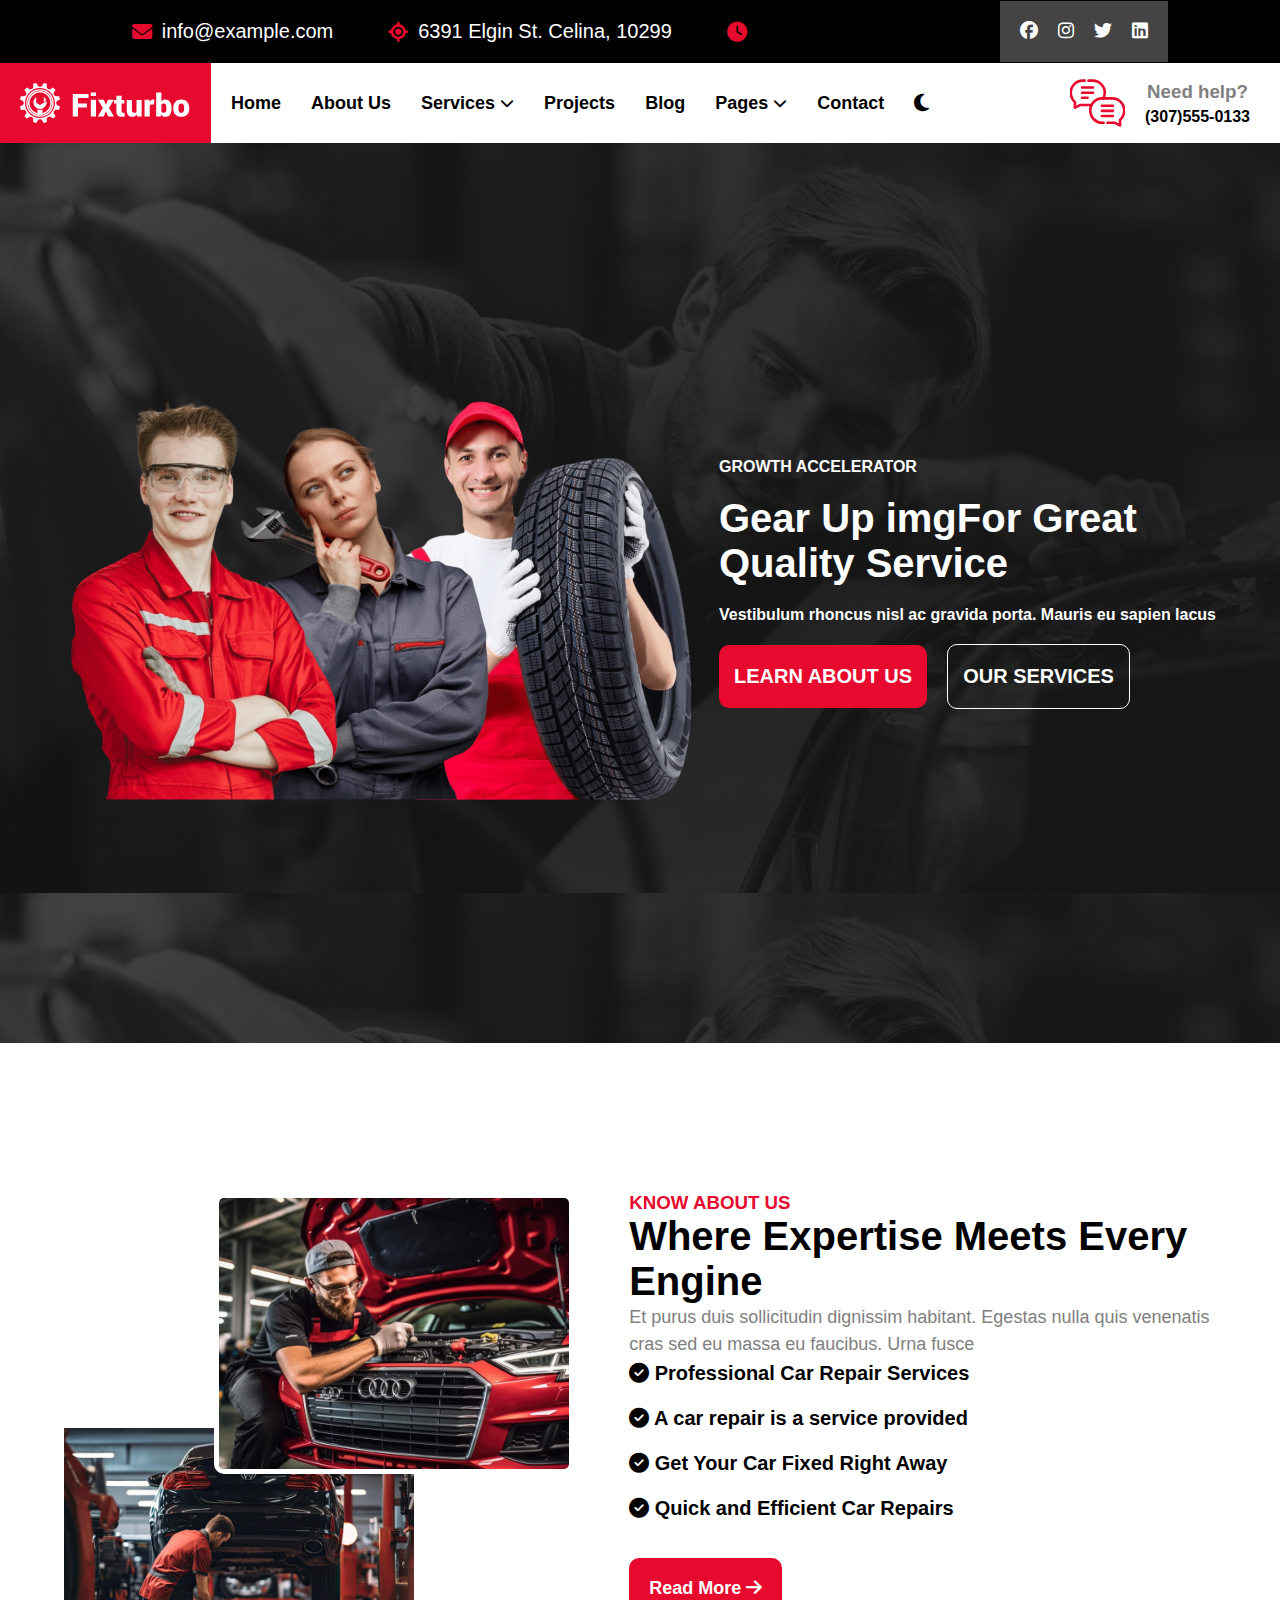
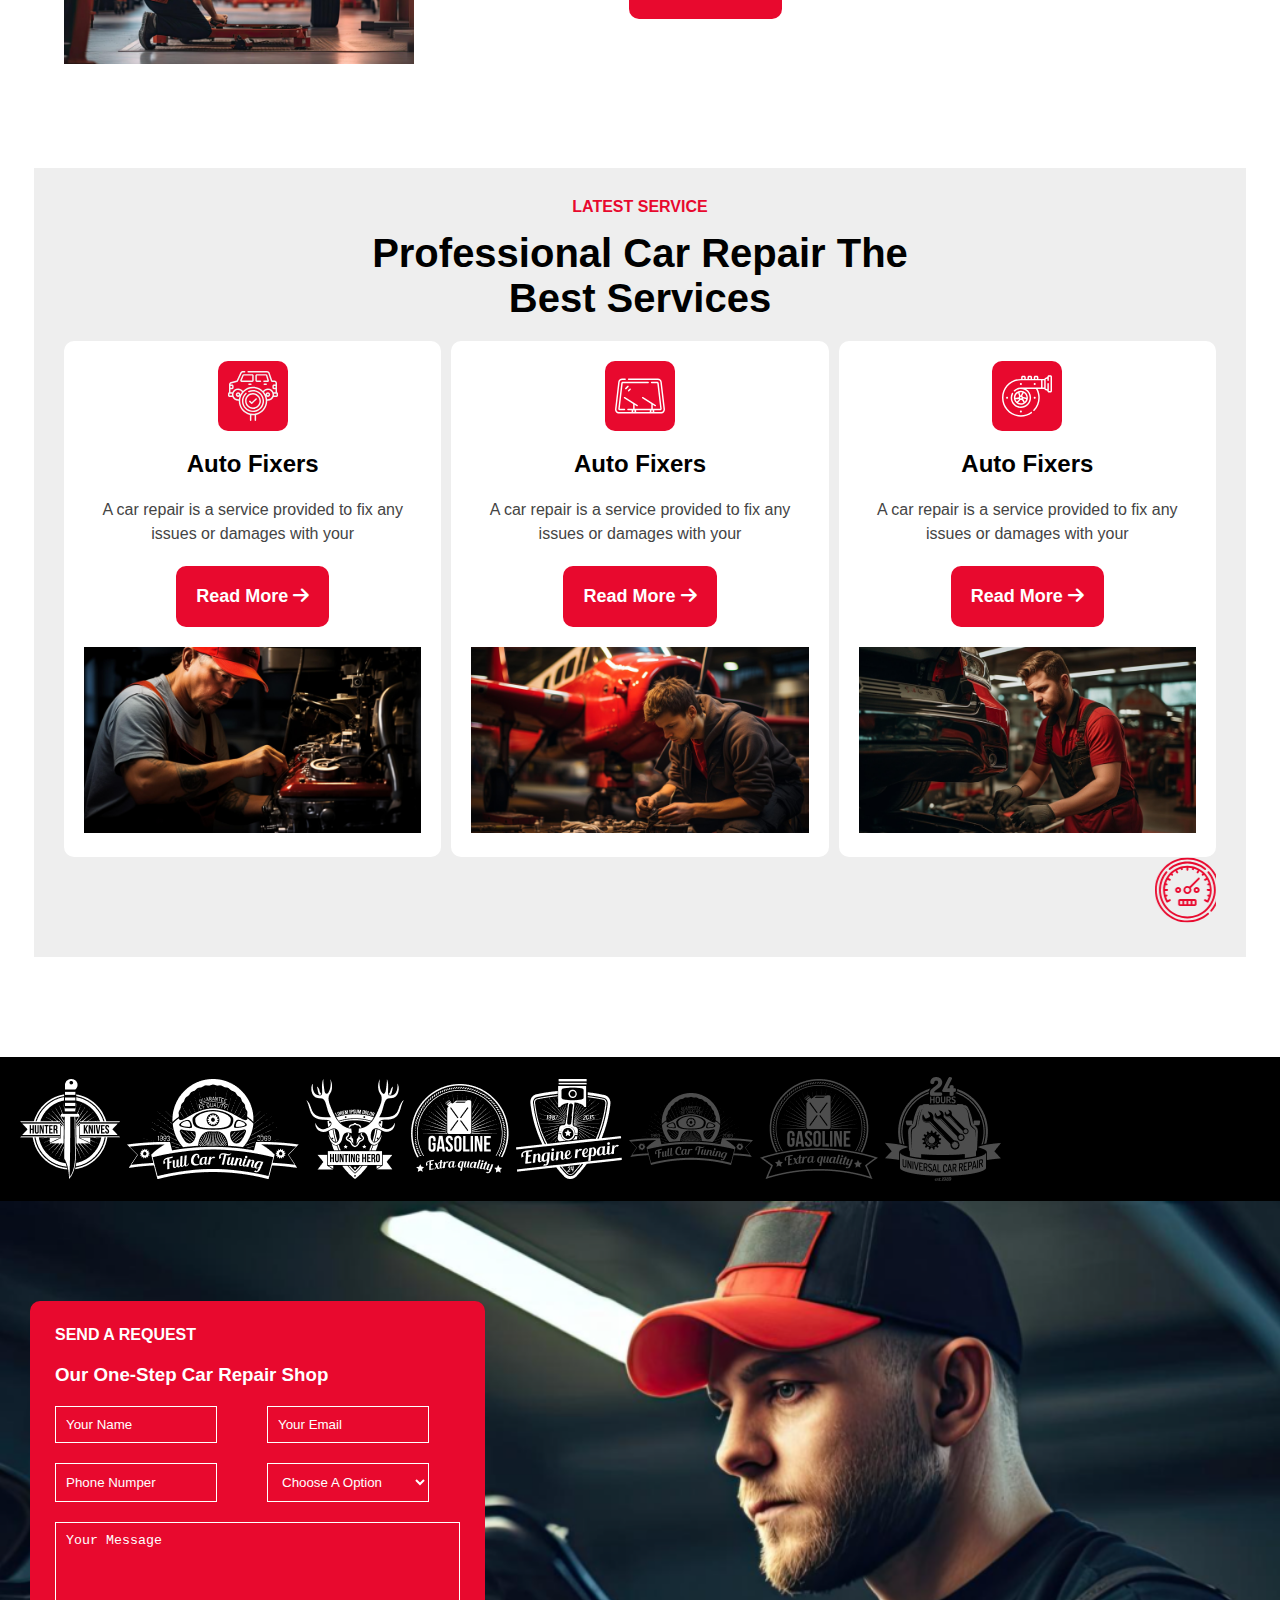
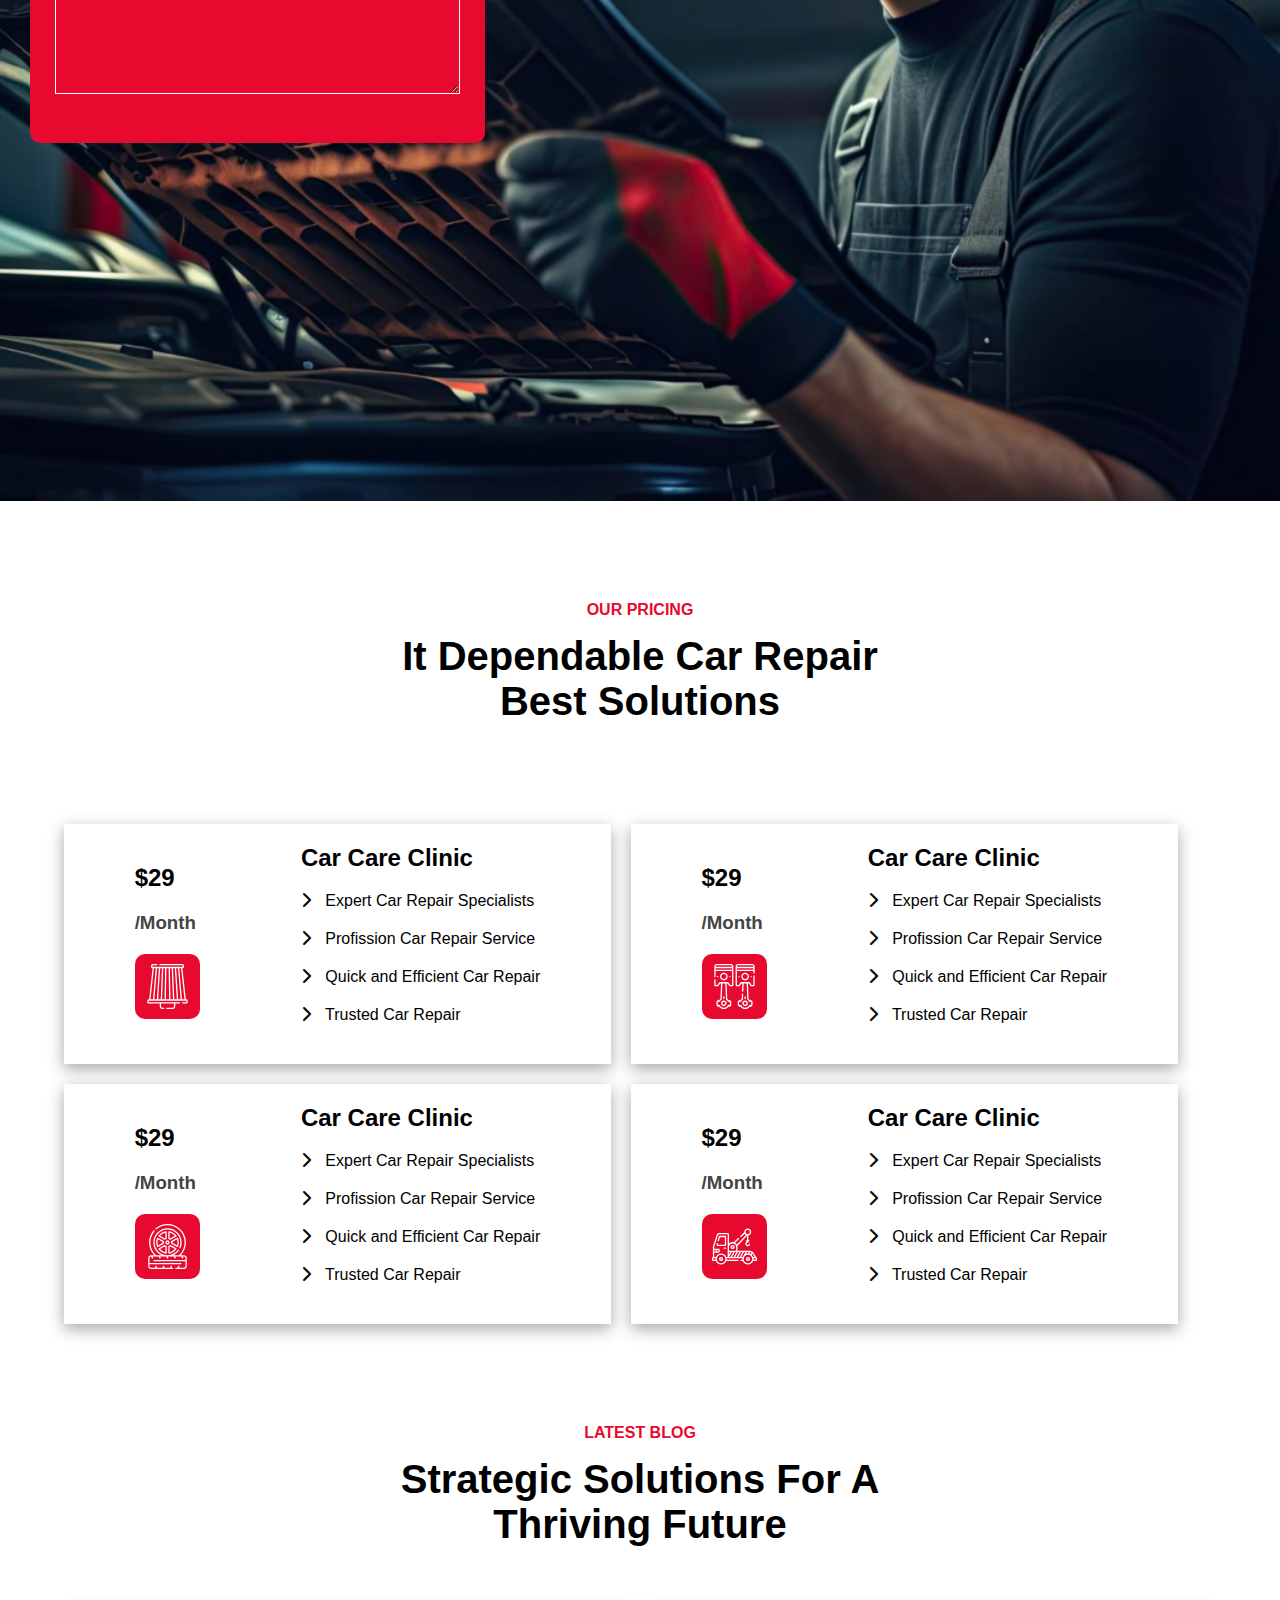
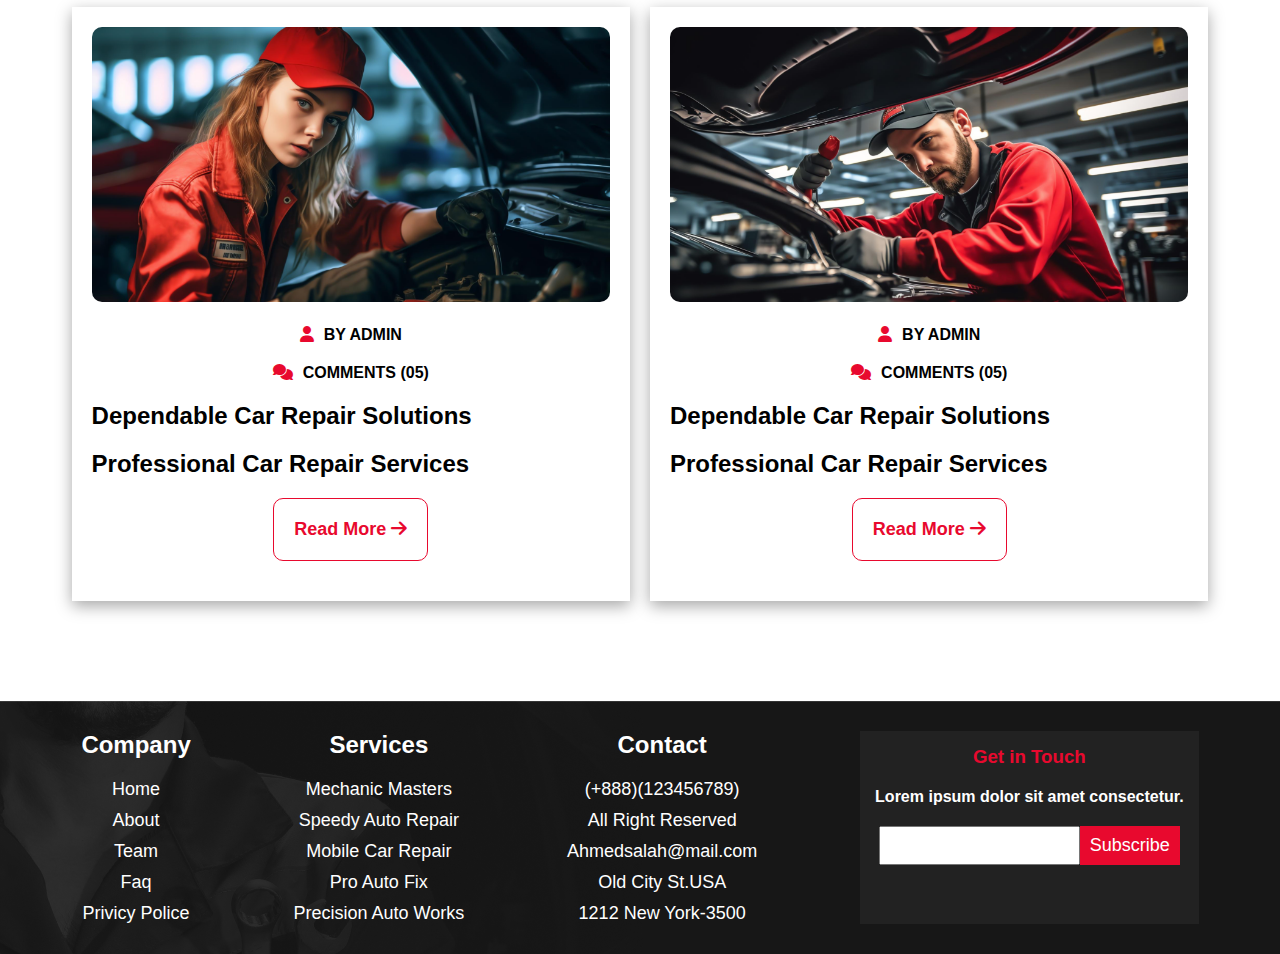
<file: index.html>
<!DOCTYPE html>
<html lang="en">
<head>
    <meta charset="UTF-8">
    <meta name="viewport" content="width=device-width, initial-scale=1.0">
    <title>Fixturbo</title>
    <link rel="stylesheet" href="style.css">
    <link rel="preconnect" href="https://fonts.googleapis.com">
    <link rel="stylesheet" href="https://cdnjs.cloudflare.com/ajax/libs/font-awesome/6.5.2/css/all.min.css">
    <link rel="shortcut icon" href="./imgs/favicons/favicon.png" type="image/x-icon">
</head>
<body>
 <!-- toolbar -->
<section class="toolbar">
    <div class="toolbarleft">
        <div>
            <i class="fa-solid fa-envelope"></i>
            <p>info@example.com</p>
        </div>
        <div>
            <i class="fa-solid fa-location-crosshairs"></i>
            <p>6391 Elgin St. Celina, 10299</p>
        </div>
        <div>
            <i class="fa-solid fa-clock"></i>
            <p class="clock"></p>
        </div>
    </div>
    <div class="toolbarright">
        <ul>
      <li><a href="#"><i class="fa-brands fa-facebook"></i></a></li>
      <li><a href="#"><i class="fa-brands fa-instagram"></i></a></li>
      <li><a href="#"><i class="fa-brands fa-twitter"></i></a></li>
      <li><a href="#"><i class="fa-brands fa-linkedin"></i></a></li>
        </ul>
    </div>
</section>
<!-- navbar -->
<nav>
    <div class="nav-left">
        <img src="./imgs/logo-white.svg" alt="">
        <div class="nav-middle">
            <ul>
           <li><a href="./index.html">Home</a></li>
           <li><a href="#">About Us</a></li>
           <div class="services-nav">
            <li><a href="#">Services<i class="fa-solid fa-chevron-down"></i></a></li>
            <div class="services-menu">
                <a href="./services.html">Services</a>
                <a href="./SERVICESDETAILS.HTML">Services Details </a>
            </div>
           </div>
           <li><a href="#">Projects</a></li>
           <li><a href="#">Blog</a></li>
           <div class="pags-nav">
            <li><a href="#">Pages<i class="fa-solid fa-chevron-down"></i></a></li>
            <div class="pags-menu">
                <a href="./teampages.html">Team Page</a>
                <a href="./rtl.html">RTL Page</a>
            </div>
           </div>
           <li><a href="./contact.html">Contact</a></li>
           <li>
            <i class="fa-solid fa-moon" id="dark-mood"></i>
            <i class="fa-solid fa-sun" id="light-mood"></i>
        </li>
        </ul>
        
        </div>
    </div>
    <i class="fa-solid fa-bars menu"></i>

    <div class="nav-right">
        <img src="./imgs/icon/chat.svg" alt="">
        <div>
            <h3>Need help?</h3>
            <h4>(307)555-0133</h4>
        </div>
    </div>
</nav>
<!-- Header -->
<header>
    <div class="header-left">
        <img src="./imgs/hero/hero_thumb_1_1.png" alt="">
    </div>
    <div class="header-right">
        <h4>GROWTH ACCELERATOR</h4>
        <h2> Gear Up imgFor Great
            <span>Quality Service</span></h2>
            <h4>Vestibulum rhoncus nisl ac gravida porta. Mauris eu sapien lacus
            </h4>
            <div class="buttons">
                <button class="h-learn">LEARN ABOUT US</button>
                <button  class="h-ser">OUR SERVICES</button>
            </div>
    </div>
</header>
<!-- btn-up -->
    <button class="btn-up"><i class="fa-solid fa-arrow-up"></i></button>
<!-- about -->
<section class="about containar" >
    <div class="about-left">
        <img src="./imgs/normal/about_1-1.png" class="about-one">
        <img src="./imgs/normal/about_1-2.png" class="about-two" alt="">
    </div>
    <div class="about-right">
        <h3>KNOW ABOUT US</h3>
        <h2>Where Expertise Meets Every Engine</h2>
        <p>Et purus duis sollicitudin dignissim habitant. Egestas nulla quis venenatis cras sed eu massa eu faucibus. Urna fusce</p>
    <div>
     <i class="fa-solid fa-circle-check"></i>
    <span>Professional Car Repair Services</span> 
    </div>
    <div>
         <i class="fa-solid fa-circle-check"></i>
         <span>A car repair is a service provided</span>
    </div>
    <div>
      <i class="fa-solid fa-circle-check"></i>
         <span>    Get Your Car Fixed Right Away</span>
    </div>
    <div>
        <i class="fa-solid fa-circle-check"></i>
        <span> Quick and Efficient Car Repairs</span>
    </div>
        <a href="#">Read More <i class="fa-solid fa-arrow-right"></i></a>
    </div>
</section>
<!-- serveices -->
<section class="serveices containar">
    <div class="title">
        <h4>LATEST SERVICE</h4>
        <h2>Professional Car Repair The<span>Best Services<span></h2>
            <div class="services-content">
                <div class="service">
                    <img src="./imgs/icon/service-icon_1-1.svg" alt="" class="service-imgone">
                    <h2>Auto Fixers
                    </h2>
                    <p>A car repair is a service provided to fix any issues or damages with your
                    </p>
                    <button class="btn">Read More <i class="fa-solid fa-arrow-right"></i></button>
                    <img src="./imgs/service/service-1-1.png"  alt="">

                </div>
                <div class="service">
                    <img src="./imgs/icon/service-icon_1-2.svg" alt="" class="service-imgone">
                    <h2>Auto Fixers
                    </h2>
                    <p>A car repair is a service provided to fix any issues or damages with your
                    </p>
                    <button class="btn">Read More <i class="fa-solid fa-arrow-right"></i></button>
                    <img src="./imgs/service/service-1-2.png"  alt="">
                </div>
                <div class="service">
                    <img src="./imgs/icon/service-icon_1-3.svg" alt="" class="service-imgone">
                    <h2>Auto Fixers
                    </h2>
                    <p>A car repair is a service provided to fix any issues or damages with your
                    </p>
                    <button class="btn">Read More <i class="fa-solid fa-arrow-right"></i></button>
                    <img src="./imgs/service/service-1-3.png" alt="">
                </div>
            </div>
            <marquee>
             <div class="marquee-content">
                <div>
                    <img src="./imgs/icon/marquee-icon-1-1.svg" alt="">
                    Car Care Clinic
                </div>
                <div>
                    <img src="./imgs/icon/marquee-icon-1-2.svg" alt="">
                    Express Car Fix 
                </div>
             </div>
            </marquee>
    </div>

</section>
<!--banner1  -->
<section class="banner1">
    <div class="banner1-top">
        <img src="./imgs/client/1-1.png" alt="">
        <img src="./imgs/client/1-2.png" alt="">
        <img src="./imgs/client/1-3.png" alt="">
        <img src="./imgs/client/1-4.png" alt="">
        <img src="./imgs/client/1-5.png" alt="">
        <img src="./imgs/client/1.png" alt="">
        <img src="./imgs/client/2.png" alt="">
        <img src="./imgs/client/3.png" alt="">
    </div>
    <div class="banner1-down">
        <form>
            <h4>SEND A REQUEST</h4>
            <h3>Our One-Step Car Repair Shop</h3>
            <div>
                <input type="text" placeholder="Your Name">
                <input type="text" placeholder="Your Email">
            </div>
            <div>
                <input type="text" placeholder="Phone Numper">
                <select>
                    <option>Choose A Option</option>
                    <option>AutoMotive</option>
                    <option>Auto Repair</option>
                    <option>Car Repair</option>
                </select>
            </div>
            <textarea  cols="46" rows="10" placeholder="Your Message"></textarea>
        </form>
    </div>
</section>
<!-- pricing -->
<section class="pircing containar">
    <div class="title">
        <h4>OUR PRICING</h4>
        <h2>It Dependable Car Repair <span>Best Solutions</span></h2>
    </div>
    <div class="pricing-content">
        <div class="pricing">
            <div class="pricing-left">
                <h2>$29</h2>
                <h3>/Month</h3>
                <img src="./imgs/icon/picing-icon_1-1.svg" alt="">
            </div>
            <div class="pricing-right">
                <h2>Car Care Clinic</h2>
                <div>
                    <i class="fa-solid fa-chevron-right"></i>
                    Expert Car Repair Specialists
                </div>
                <div>
                    <i class="fa-solid fa-chevron-right"></i>
                    Profission Car Repair Service
                </div>
                <div>
                    <i class="fa-solid fa-chevron-right"></i>
                    Quick and Efficient Car Repair
                </div>
                <div>
                    <i class="fa-solid fa-chevron-right"></i>
                    Trusted Car Repair
                </div>
            </div>
        </div>
        <div class="pricing">
            <div class="pricing-left">
                <h2>$29</h2>
                <h3>/Month</h3>
                <img src="./imgs/icon/picing-icon_1-2.svg" alt="">
            </div>
            <div class="pricing-right">
                <h2>Car Care Clinic</h2>
                <div>
                    <i class="fa-solid fa-chevron-right"></i>
                    Expert Car Repair Specialists
                </div>
                <div>
                    <i class="fa-solid fa-chevron-right"></i>
                    Profission Car Repair Service
                </div>
                <div>
                    <i class="fa-solid fa-chevron-right"></i>
                    Quick and Efficient Car Repair
                </div>
                <div>
                    <i class="fa-solid fa-chevron-right"></i>
                    Trusted Car Repair
                </div>
            </div>
        </div>
        <div class="pricing">
            <div class="pricing-left">
                <h2>$29</h2>
                <h3>/Month</h3>
                <img src="./imgs/icon/picing-icon_1-3.svg" alt="">
            </div>
            <div class="pricing-right">
                <h2>Car Care Clinic</h2>
                <div>
                    <i class="fa-solid fa-chevron-right"></i>
                    Expert Car Repair Specialists
                </div>
                <div>
                    <i class="fa-solid fa-chevron-right"></i>
                    Profission Car Repair Service
                </div>
                <div>
                    <i class="fa-solid fa-chevron-right"></i>
                    Quick and Efficient Car Repair
                </div>
                <div>
                    <i class="fa-solid fa-chevron-right"></i>
                    Trusted Car Repair
                </div>
            </div>
        </div>
        <div class="pricing">
            <div class="pricing-left">
                <h2>$29</h2>
                <h3>/Month</h3>
                <img src="./imgs/icon/picing-icon_1-4.svg" alt="">
            </div>
            <div class="pricing-right">
                <h2>Car Care Clinic</h2>
                <div>
                    <i class="fa-solid fa-chevron-right"></i>
                    Expert Car Repair Specialists
                </div>
                <div>
                    <i class="fa-solid fa-chevron-right"></i>
                    Profission Car Repair Service
                </div>
                <div>
                    <i class="fa-solid fa-chevron-right"></i>
                    Quick and Efficient Car Repair
                </div>
                <div>
                    <i class="fa-solid fa-chevron-right"></i>
                    Trusted Car Repair
                </div>
            </div>
        </div>
    </div>
</section>
<!-- blog -->
<section class="blog containar">
    <div class="title">
        <h4>LATEST BLOG</h4>
        <h2>Strategic Solutions For A <span>Thriving Future</span></h2>
    </div>
    <div class="blog-content">
        <div class="blog-left">
            <img src="./imgs/blog/blog_s1_3.png" alt="">
            <div class="blog-icon"><i class="fa-solid fa-user"></i>
                BY ADMIN
            </div>
            <div class="blog-icon">
                <i class="fa-solid fa-comments"></i>   
                             COMMENTS (05)
            </div>
            <h2>Dependable Car Repair Solutions</h2>
            <h2>Professional Car Repair Services</h2>
            <a href="#">Read More <i class="fa-solid fa-arrow-right"></i></a>
        </div>
        <div class="blog-left">
            <img src="./imgs/blog/blog_s1_1.png" alt="">
            <div class="blog-icon"><i class="fa-solid fa-user"></i>
                BY ADMIN
            </div>
            <div class="blog-icon">
                <i class="fa-solid fa-comments"></i>   
                             COMMENTS (05)
            </div>
            <h2>Dependable Car Repair Solutions</h2>
            <h2>Professional Car Repair Services</h2>
            <a href="#">Read More <i class="fa-solid fa-arrow-right"></i></a>
        </div>
    </div>
    
</section>
<!-- footer -->
<section class="footer footer-up">
    <footer>
        <div>
            <h2>Company</h2>
            <ul>
                <li><a href="#">Home</a></li>
                <li><a href="#">About</a></li>
                <li><a href="#">Team</a></li>
                <li><a href="#">Faq</a></li>
                <li><a href="#">Privicy Police</a></li>
            </ul>
        </div>
        <div>
            <h2>Services</h2>
            <ul>
                <li><a href="#">Mechanic Masters</a></li>
                <li><a href="#">Speedy Auto Repair</a></li>
                <li><a href="#">Mobile Car Repair</a></li>
                <li><a href="#">Pro Auto Fix</a></li>
                <li><a href="#">Precision Auto Works</a></li>
            </ul>
        </div>
        <div>
            <h2>Contact</h2>
            <ul>
                <li><a href="#">(+888)(123456789)</a></li>
                <li><a href="#">All Right Reserved</a></li>
                <li><a href="#">Ahmedsalah@mail.com</a></li>
                <li><a href="#">Old City St.USA</a></li>
                <li><a href="#">1212 New York-3500</a></li>
            </ul>
        </div>
        <div class="footer-contact">
          <h3>Get in Touch</h3>  
          <h4>Lorem ipsum dolor sit amet consectetur.</h4>
          <div class="search-footer">
            <input type="text">
            <button>Subscribe</button>
          </div>
        </div>
    </footer>
</section>
<script src="./jquery-3.7.1.min.js"></script>
<script src="./main.js"></script>
</body>
</html>
</file>
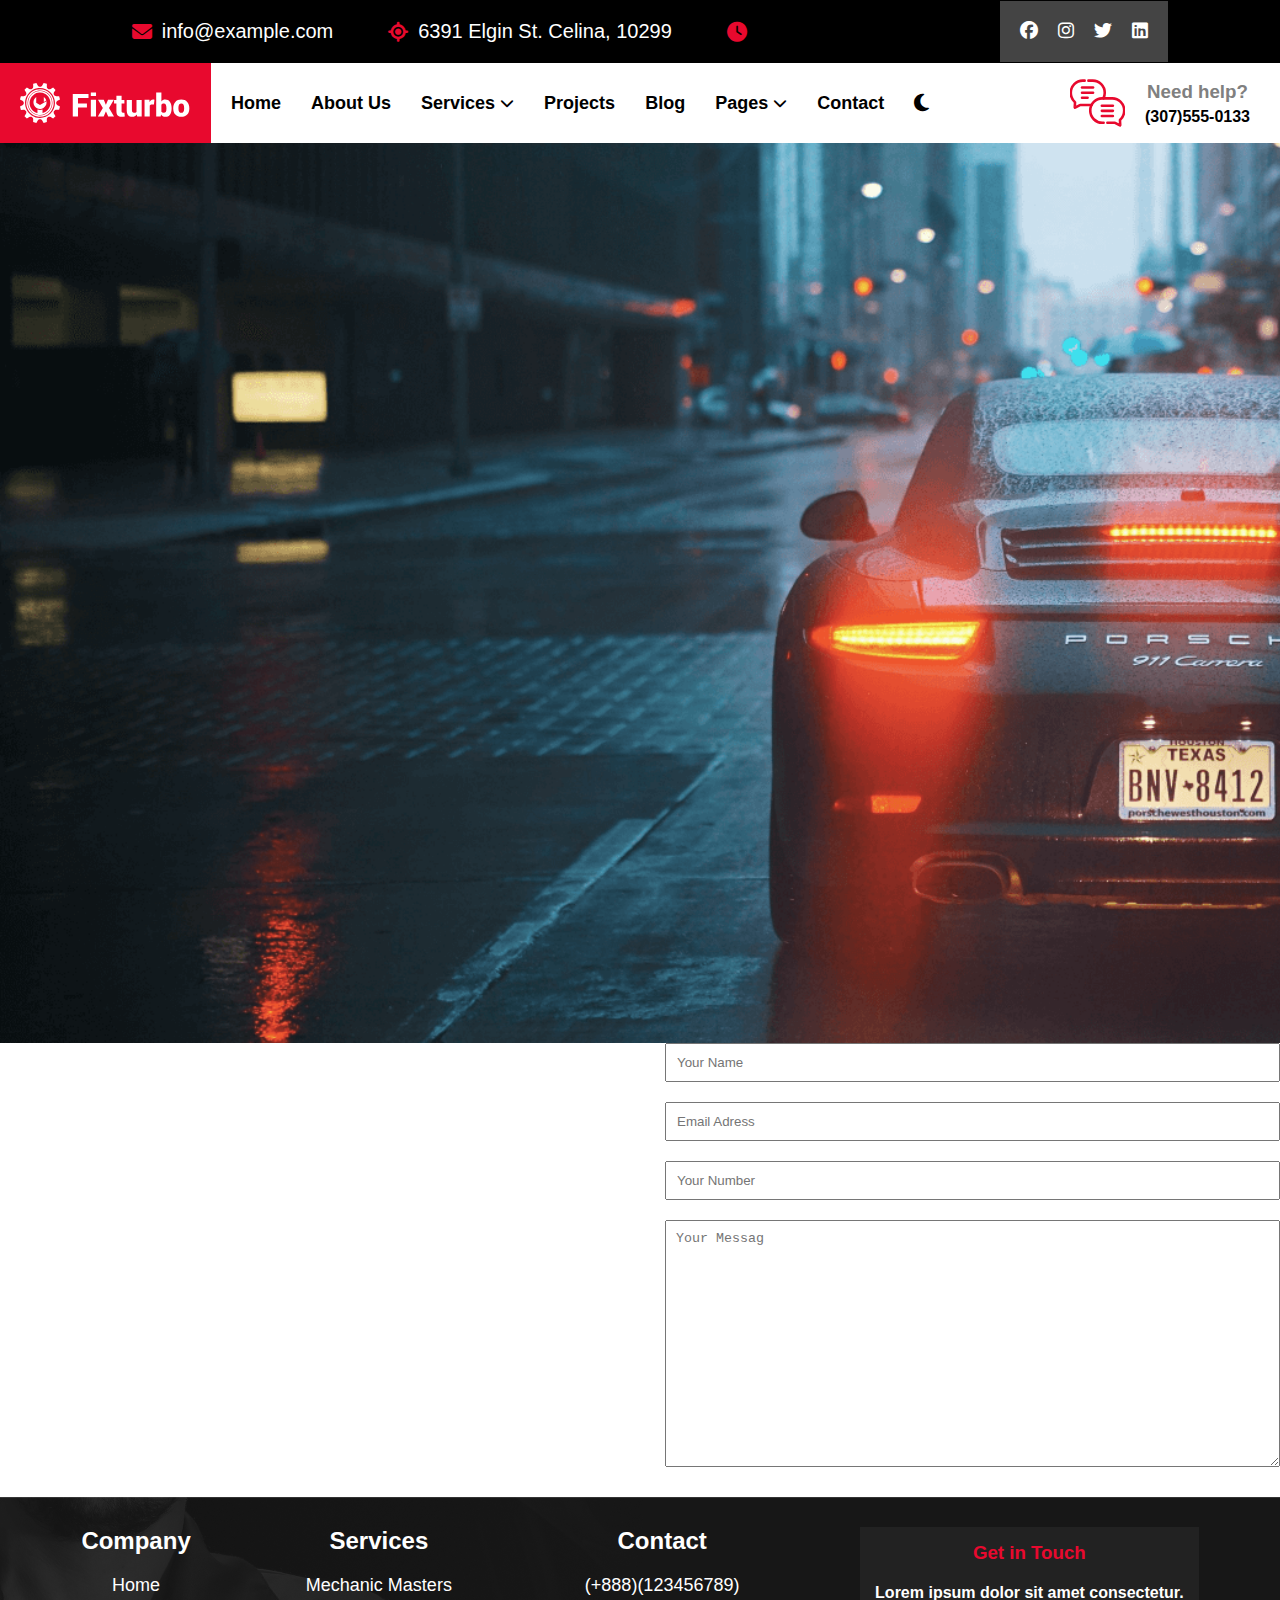
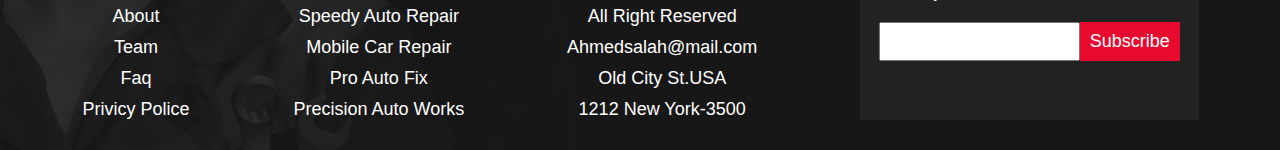
<file: contact.html>
<!DOCTYPE html>
<html lang="en">
<head>
    <meta charset="UTF-8">
    <meta name="viewport" content="width=device-width, initial-scale=1.0">
    <title>Fixturbo</title>
    <link rel="stylesheet" href="style.css">
    <link rel="preconnect" href="https://fonts.googleapis.com">
    <link rel="stylesheet" href="https://cdnjs.cloudflare.com/ajax/libs/font-awesome/6.5.2/css/all.min.css">
    <link rel="shortcut icon" href="./imgs/favicons/favicon.png" type="image/x-icon">
</head>
<body>
 <!-- toolbar -->
<section class="toolbar">
    <div class="toolbarleft">
        <div>
            <i class="fa-solid fa-envelope"></i>
            <p>info@example.com</p>
        </div>
        <div>
            <i class="fa-solid fa-location-crosshairs"></i>
            <p>6391 Elgin St. Celina, 10299</p>
        </div>
        <div>
            <i class="fa-solid fa-clock"></i>
            <p class="clock"></p>
        </div>
    </div>
    <div class="toolbarright">
        <ul>
      <li><a href="#"><i class="fa-brands fa-facebook"></i></a></li>
      <li><a href="#"><i class="fa-brands fa-instagram"></i></a></li>
      <li><a href="#"><i class="fa-brands fa-twitter"></i></a></li>
      <li><a href="#"><i class="fa-brands fa-linkedin"></i></a></li>
        </ul>
    </div>
</section>
<!-- navbar -->
<nav>
    <div class="nav-left">
        <img src="./imgs/logo-white.svg" alt="">
        <div class="nav-middle">
            <ul>
           <li><a href="./index.html">Home</a></li>
           <li><a href="#">About Us</a></li>
           <div class="services-nav">
            <li><a href="#">Services<i class="fa-solid fa-chevron-down"></i></a></li>
            <div class="services-menu">
                <a href="./services.html">Services</a>
                <a href="./SERVICESDETAILS.HTML">Services Details </a>
            </div>
           </div>
           <li><a href="#">Projects</a></li>
           <li><a href="#">Blog</a></li>
           <div class="pags-nav">
            <li><a href="#">Pages<i class="fa-solid fa-chevron-down"></i></a></li>
            <div class="pags-menu">
                <a href="./teampages.html">Team Page</a>
                <a href="./rtl.html">RTL Page</a>
            </div>
           </div>
           <li><a href="#">Contact</a></li>
           <li>
            <i class="fa-solid fa-moon" id="dark-mood"></i>
            <i class="fa-solid fa-sun" id="light-mood"></i>
        </li>
            </ul>
        
        </div>
    </div>
    <i class="fa-solid fa-bars menu"></i>

    <div class="nav-right">
        <img src="./imgs/icon/chat.svg" alt="">
        <div>
            <h3>Need help?</h3>
            <h4>(307)555-0133</h4>
        </div>
    </div>
</nav>
<!-- Header -->
<header class="contact-header">
 
</header>
<!-- btn-up -->
    <button class="btn-up"><i class="fa-solid fa-arrow-up"></i></button>
<!-- contact -->
<section id="contact" class="container">
    <div class="con-content">
        <div class="con-left">
            <iframe src="https://www.google.com/maps/embed?pb=!1m18!1m12!1m3!1d55282.53402286954!2d31.467476188578818!3d30.00360846639393!2m3!1f0!2f0!3f0!3m2!1i1024!2i768!4f13.1!3m3!1m2!1s0x14583cc75436d909%3A0x7f921d4528ec3e03!2z2KfZhNiq2KzZhdi5INin2YTYrtin2YXYs9iMINmC2LPZhSDYo9mI2YQg2KfZhNmC2KfZh9ix2Kkg2KfZhNis2K_Zitiv2KnYjCDZhdit2KfZgdi42Kkg2KfZhNmC2KfZh9ix2KnigKw!5e0!3m2!1sar!2seg!4v1713530009535!5m2!1sar!2seg" width="600" height="450" style="border:0;" allowfullscreen="" loading="lazy" referrerpolicy="no-referrer-when-downgrade"></iframe>
        </div>
        <div class="con-right">
            <form>
                <input type="text" placeholder="Your Name">
                <input type="email" placeholder="Email Adress">
                <input type="number" placeholder="Your Number">
                <textarea cols="10" rows="15" placeholder="Your Messag"></textarea>
            </form>
        </div>

    </div>
</section>
    <!-- footer -->
<section class="footer">
    <footer>
        <div>
            <h2>Company</h2>
            <ul>
                <li><a href="#">Home</a></li>
                <li><a href="#">About</a></li>
                <li><a href="#">Team</a></li>
                <li><a href="#">Faq</a></li>
                <li><a href="#">Privicy Police</a></li>
            </ul>
        </div>
        <div>
            <h2>Services</h2>
            <ul>
                <li><a href="#">Mechanic Masters</a></li>
                <li><a href="#">Speedy Auto Repair</a></li>
                <li><a href="#">Mobile Car Repair</a></li>
                <li><a href="#">Pro Auto Fix</a></li>
                <li><a href="#">Precision Auto Works</a></li>
            </ul>
        </div>
        <div>
            <h2>Contact</h2>
            <ul>
                <li><a href="#">(+888)(123456789)</a></li>
                <li><a href="#">All Right Reserved</a></li>
                <li><a href="#">Ahmedsalah@mail.com</a></li>
                <li><a href="#">Old City St.USA</a></li>
                <li><a href="#">1212 New York-3500</a></li>
            </ul>
        </div>
        <div class="footer-contact">
          <h3>Get in Touch</h3>  
          <h4>Lorem ipsum dolor sit amet consectetur.</h4>
          <div class="search-footer">
            <input type="text">
            <button>Subscribe</button>
          </div>
        </div>
    </footer>
</section>
<script src="./jquery-3.7.1.min.js"></script>
<script src="./main.js"></script>
</body>
</html>
</file>
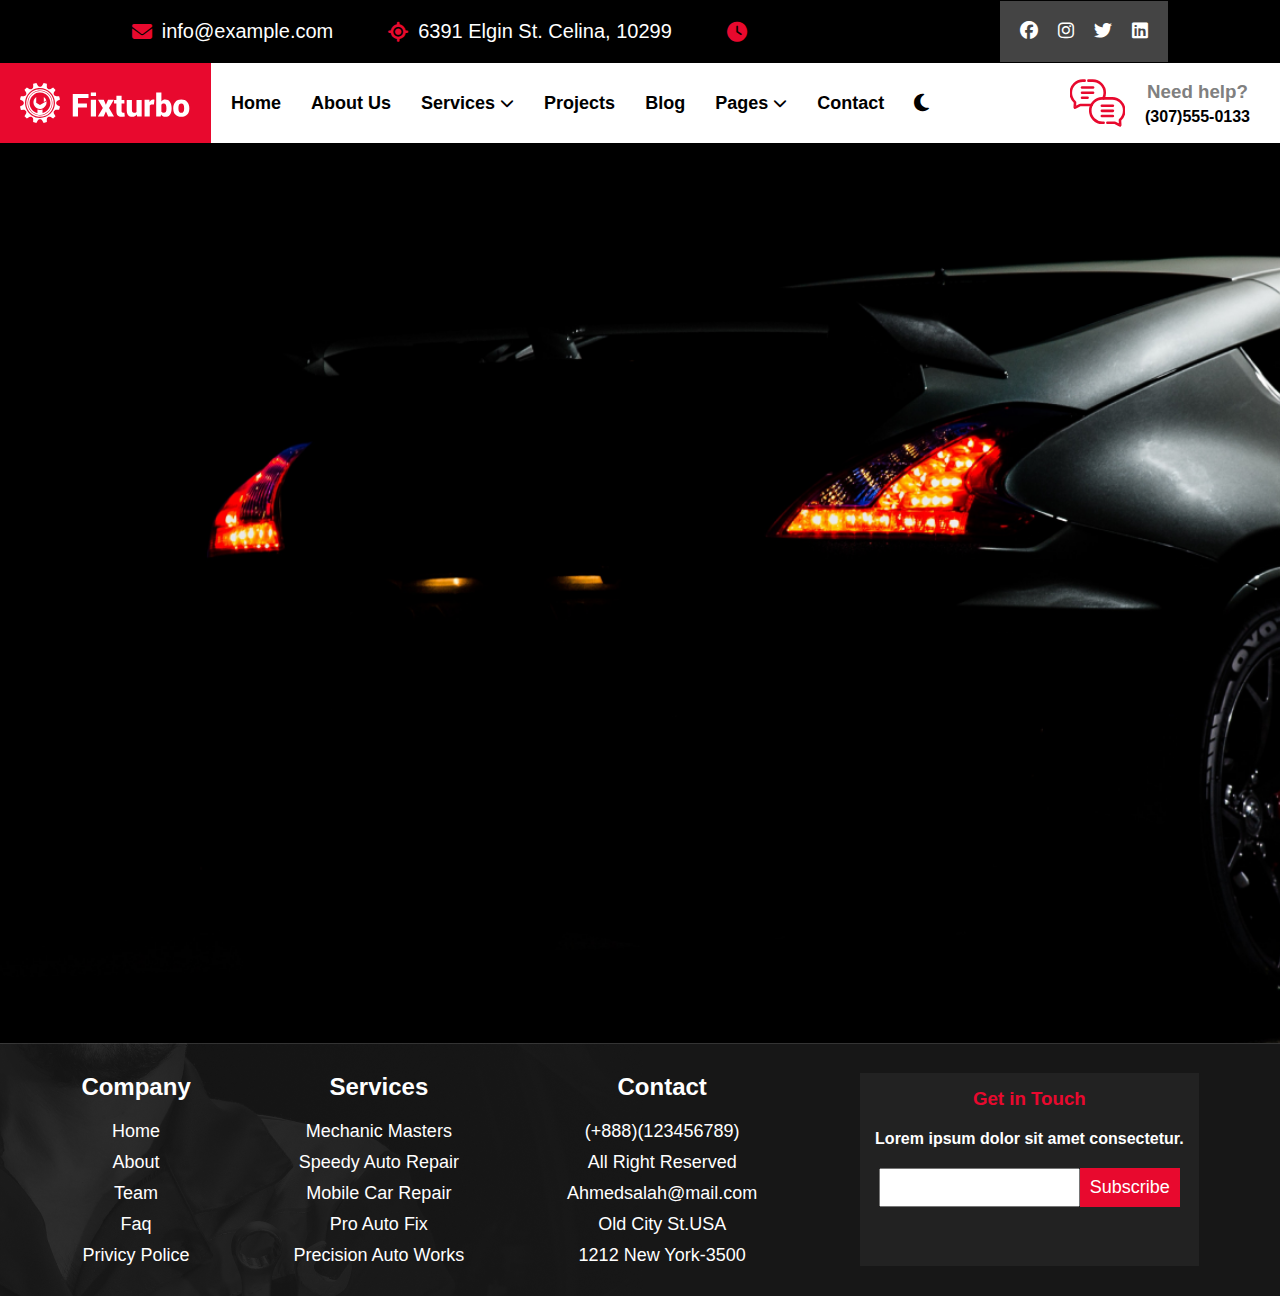
<file: rtl.html>
<!DOCTYPE html>
<html lang="en">
<head>
    <meta charset="UTF-8">
    <meta name="viewport" content="width=device-width, initial-scale=1.0">
    <title>Fixturbo</title>
    <link rel="stylesheet" href="style.css">
    <link rel="preconnect" href="https://fonts.googleapis.com">
    <link rel="stylesheet" href="https://cdnjs.cloudflare.com/ajax/libs/font-awesome/6.5.2/css/all.min.css">
    <link rel="shortcut icon" href="./imgs/favicons/favicon.png" type="image/x-icon">
</head>
<body>
 <!-- toolbar -->
<section class="toolbar">
    <div class="toolbarleft">
        <div>
            <i class="fa-solid fa-envelope"></i>
            <p>info@example.com</p>
        </div>
        <div>
            <i class="fa-solid fa-location-crosshairs"></i>
            <p>6391 Elgin St. Celina, 10299</p>
        </div>
        <div>
            <i class="fa-solid fa-clock"></i>
            <p class="clock"></p>
        </div>
    </div>
    <div class="toolbarright">
        <ul>
      <li><a href="#"><i class="fa-brands fa-facebook"></i></a></li>
      <li><a href="#"><i class="fa-brands fa-instagram"></i></a></li>
      <li><a href="#"><i class="fa-brands fa-twitter"></i></a></li>
      <li><a href="#"><i class="fa-brands fa-linkedin"></i></a></li>
        </ul>
    </div>
</section>
<!-- navbar -->
<nav>
    <div class="nav-left">
        <img src="./imgs/logo-white.svg" alt="">
        <div class="nav-middle">
            <ul>
           <li><a href="./index.html">Home</a></li>
           <li><a href="#">About Us</a></li>
           <div class="services-nav">
            <li><a href="#">Services<i class="fa-solid fa-chevron-down"></i></a></li>
            <div class="services-menu">
                <a href="./services.html">Services</a>
                <a href="./SERVICESDETAILS.HTML">Services Details </a>
            </div>
           </div>
           <li><a href="#">Projects</a></li>
           <li><a href="#">Blog</a></li>
           <div class="pags-nav">
            <li><a href="#">Pages<i class="fa-solid fa-chevron-down"></i></a></li>
            <div class="pags-menu">
                <a href="./teampages.html">Team Page</a>
                <a href="./rtl.html">RTL Page</a>
            </div>
           </div>
           <li><a href="./contact.html">Contact</a></li>
           <li>
            <i class="fa-solid fa-moon" id="dark-mood"></i>
            <i class="fa-solid fa-sun" id="light-mood"></i>
        </li>
            </ul>
        
        </div>
    </div>
    
    <div class="nav-right">
        <img src="./imgs/icon/chat.svg" alt="">
        <div>
            <h3>Need help?</h3>
            <h4>(307)555-0133</h4>
        </div>
    </div>
</nav>
<!-- Header -->
<header class="ser-header">
 
</header>
<!-- btn-up -->
    <button class="btn-up"><i class="fa-solid fa-arrow-up"></i></button>


    <!-- footer -->
<section class="footer">
    <footer>
        <div>
            <h2>Company</h2>
            <ul>
                <li><a href="#">Home</a></li>
                <li><a href="#">About</a></li>
                <li><a href="#">Team</a></li>
                <li><a href="#">Faq</a></li>
                <li><a href="#">Privicy Police</a></li>
            </ul>
        </div>
        <div>
            <h2>Services</h2>
            <ul>
                <li><a href="#">Mechanic Masters</a></li>
                <li><a href="#">Speedy Auto Repair</a></li>
                <li><a href="#">Mobile Car Repair</a></li>
                <li><a href="#">Pro Auto Fix</a></li>
                <li><a href="#">Precision Auto Works</a></li>
            </ul>
        </div>
        <div>
            <h2>Contact</h2>
            <ul>
                <li><a href="#">(+888)(123456789)</a></li>
                <li><a href="#">All Right Reserved</a></li>
                <li><a href="#">Ahmedsalah@mail.com</a></li>
                <li><a href="#">Old City St.USA</a></li>
                <li><a href="#">1212 New York-3500</a></li>
            </ul>
        </div>
        <div class="footer-contact">
          <h3>Get in Touch</h3>  
          <h4>Lorem ipsum dolor sit amet consectetur.</h4>
          <div class="search-footer">
            <input type="text">
            <button>Subscribe</button>
          </div>
        </div>
    </footer>
</section>
<script src="./jquery-3.7.1.min.js"></script>
<script src="./main.js"></script>
</body>
</html>
</file>
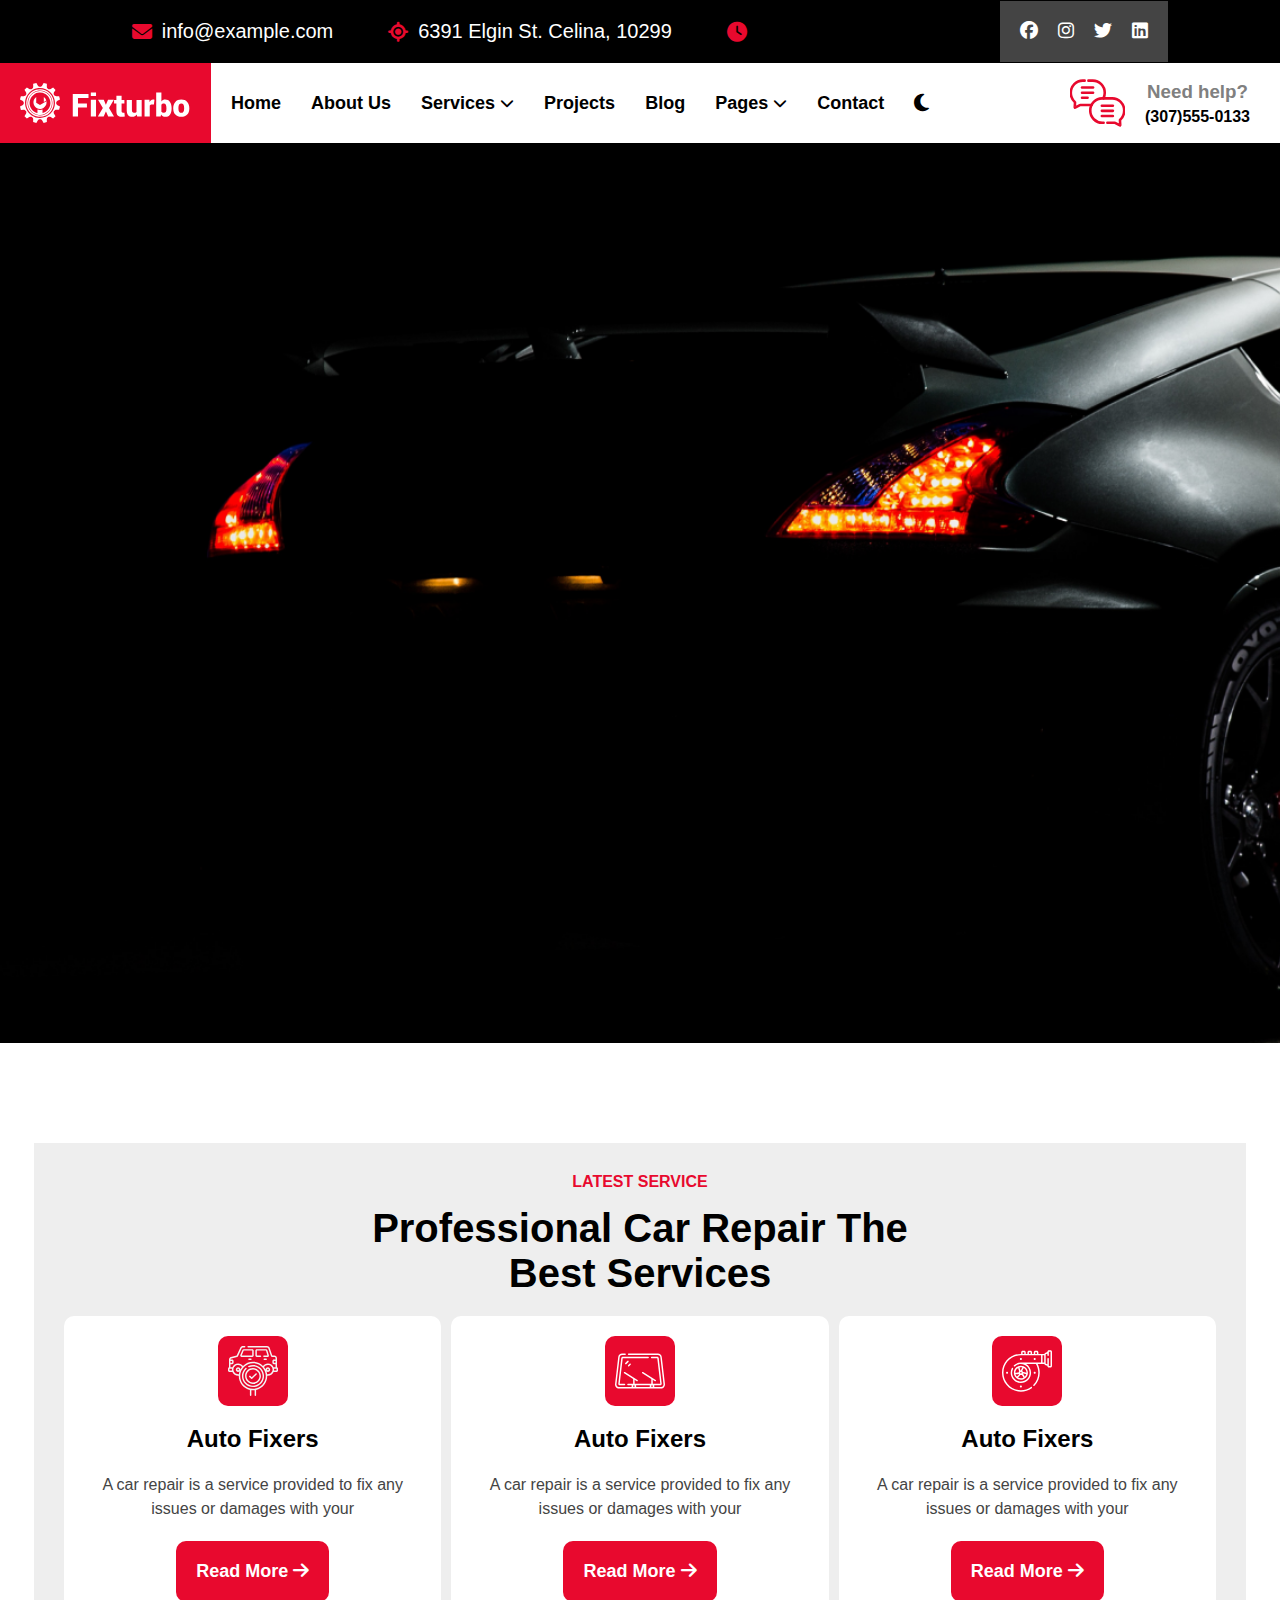
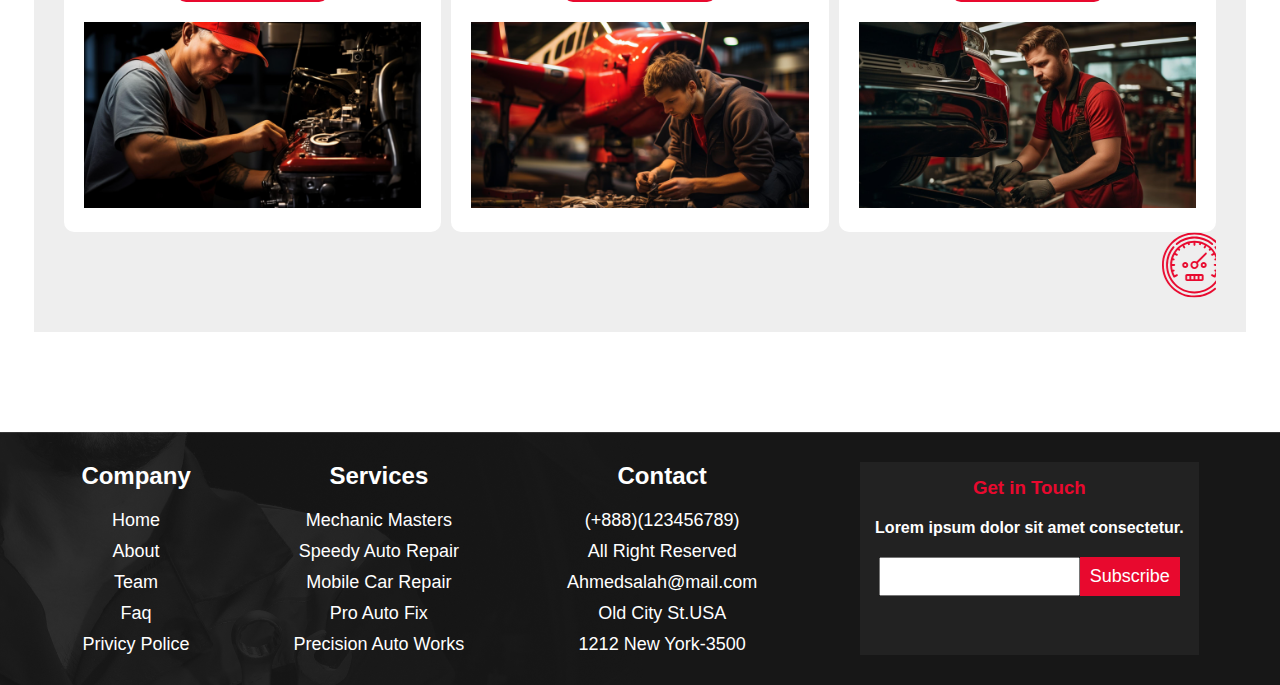
<file: services.html>
<!DOCTYPE html>
<html lang="en">
<head>
    <meta charset="UTF-8">
    <meta name="viewport" content="width=device-width, initial-scale=1.0">
    <title>Fixturbo</title>
    <link rel="stylesheet" href="style.css">
    <link rel="preconnect" href="https://fonts.googleapis.com">
    <link rel="stylesheet" href="https://cdnjs.cloudflare.com/ajax/libs/font-awesome/6.5.2/css/all.min.css">
    <link rel="shortcut icon" href="./imgs/favicons/favicon.png" type="image/x-icon">
</head>
<body>
 <!-- toolbar -->
<section class="toolbar">
    <div class="toolbarleft">
        <div>
            <i class="fa-solid fa-envelope"></i>
            <p>info@example.com</p>
        </div>
        <div>
            <i class="fa-solid fa-location-crosshairs"></i>
            <p>6391 Elgin St. Celina, 10299</p>
        </div>
        <div>
            <i class="fa-solid fa-clock"></i>
            <p class="clock"></p>
        </div>
    </div>
    <div class="toolbarright">
        <ul>
      <li><a href="#"><i class="fa-brands fa-facebook"></i></a></li>
      <li><a href="#"><i class="fa-brands fa-instagram"></i></a></li>
      <li><a href="#"><i class="fa-brands fa-twitter"></i></a></li>
      <li><a href="#"><i class="fa-brands fa-linkedin"></i></a></li>
        </ul>
    </div>
</section>
<!-- navbar -->
<nav>
    <div class="nav-left">
        <img src="./imgs/logo-white.svg" alt="">
        <div class="nav-middle">
            <ul>
           <li><a href="./index.html">Home</a></li>
           <li><a href="#">About Us</a></li>
           <div class="services-nav">
            <li><a href="#">Services<i class="fa-solid fa-chevron-down"></i></a></li>
            <div class="services-menu">
                <a href="./services.html">Services</a>
                <a href="./SERVICESDETAILS.HTML">Services Details </a>
            </div>
           </div>
           <li><a href="#">Projects</a></li>
           <li><a href="#">Blog</a></li>
           <div class="pags-nav">
            <li><a href="#">Pages<i class="fa-solid fa-chevron-down"></i></a></li>
            <div class="pags-menu">
                <a href="./teampages.html">Team Page</a>
                <a href="./rtl.html">RTL Page</a>
            </div>
           </div>
           <li><a href="./contact.html">Contact</a></li>
           <li>
            <i class="fa-solid fa-moon" id="dark-mood"></i>
            <i class="fa-solid fa-sun" id="light-mood"></i>
        </li>
            </ul>
        
        </div>

    </div>
    <i class="fa-solid fa-bars menu" ></i>

    <div class="nav-right">
        <img src="./imgs/icon/chat.svg" alt="">
        <div>
            <h3>Need help?</h3>
            <h4>(307)555-0133</h4>
        </div>
    </div>
</nav>
<!-- Header -->
<header class="ser-header">
   
</header>
<!-- btn-up -->
    <button class="btn-up"><i class="fa-solid fa-arrow-up"></i></button>
    <!-- services -->
    <section class="serveices containar">
        <div class="title">
            <h4>LATEST SERVICE</h4>
            <h2>Professional Car Repair The<span>Best Services<span></h2>
                <div class="services-content">
                    <div class="service">
                        <img src="./imgs/icon/service-icon_1-1.svg" alt="" class="service-imgone">
                        <h2>Auto Fixers
                        </h2>
                        <p>A car repair is a service provided to fix any issues or damages with your
                        </p>
                        <button class="btn">Read More <i class="fa-solid fa-arrow-right"></i></button>
                        <img src="./imgs/service/service-1-1.png"  alt="">
    
                    </div>
                    <div class="service">
                        <img src="./imgs/icon/service-icon_1-2.svg" alt="" class="service-imgone">
                        <h2>Auto Fixers
                        </h2>
                        <p>A car repair is a service provided to fix any issues or damages with your
                        </p>
                        <button class="btn">Read More <i class="fa-solid fa-arrow-right"></i></button>
                        <img src="./imgs/service/service-1-2.png"  alt="">
                    </div>
                    <div class="service">
                        <img src="./imgs/icon/service-icon_1-3.svg" alt="" class="service-imgone">
                        <h2>Auto Fixers
                        </h2>
                        <p>A car repair is a service provided to fix any issues or damages with your
                        </p>
                        <button class="btn">Read More <i class="fa-solid fa-arrow-right"></i></button>
                        <img src="./imgs/service/service-1-3.png" alt="">
                    </div>
                </div>
                <marquee>
                 <div class="marquee-content">
                    <div>
                        <img src="./imgs/icon/marquee-icon-1-1.svg" alt="">
                        Car Care Clinic
                    </div>
                    <div>
                        <img src="./imgs/icon/marquee-icon-1-2.svg" alt="">
                        Express Car Fix 
                    </div>
                 </div>
                </marquee>
        </div>
    
    </section>

    <!-- footer -->
<section class="footer">
    <footer>
        <div>
            <h2>Company</h2>
            <ul>
                <li><a href="#">Home</a></li>
                <li><a href="#">About</a></li>
                <li><a href="#">Team</a></li>
                <li><a href="#">Faq</a></li>
                <li><a href="#">Privicy Police</a></li>
            </ul>
        </div>
        <div>
            <h2>Services</h2>
            <ul>
                <li><a href="#">Mechanic Masters</a></li>
                <li><a href="#">Speedy Auto Repair</a></li>
                <li><a href="#">Mobile Car Repair</a></li>
                <li><a href="#">Pro Auto Fix</a></li>
                <li><a href="#">Precision Auto Works</a></li>
            </ul>
        </div>
        <div>
            <h2>Contact</h2>
            <ul>
                <li><a href="#">(+888)(123456789)</a></li>
                <li><a href="#">All Right Reserved</a></li>
                <li><a href="#">Ahmedsalah@mail.com</a></li>
                <li><a href="#">Old City St.USA</a></li>
                <li><a href="#">1212 New York-3500</a></li>
            </ul>
        </div>
        <div class="footer-contact">
          <h3>Get in Touch</h3>  
          <h4>Lorem ipsum dolor sit amet consectetur.</h4>
          <div class="search-footer">
            <input type="text">
            <button>Subscribe</button>
          </div>
        </div>
    </footer>
</section>
<script src="./jquery-3.7.1.min.js"></script>
<script src="./main.js"></script>
</body>
</html>
</file>
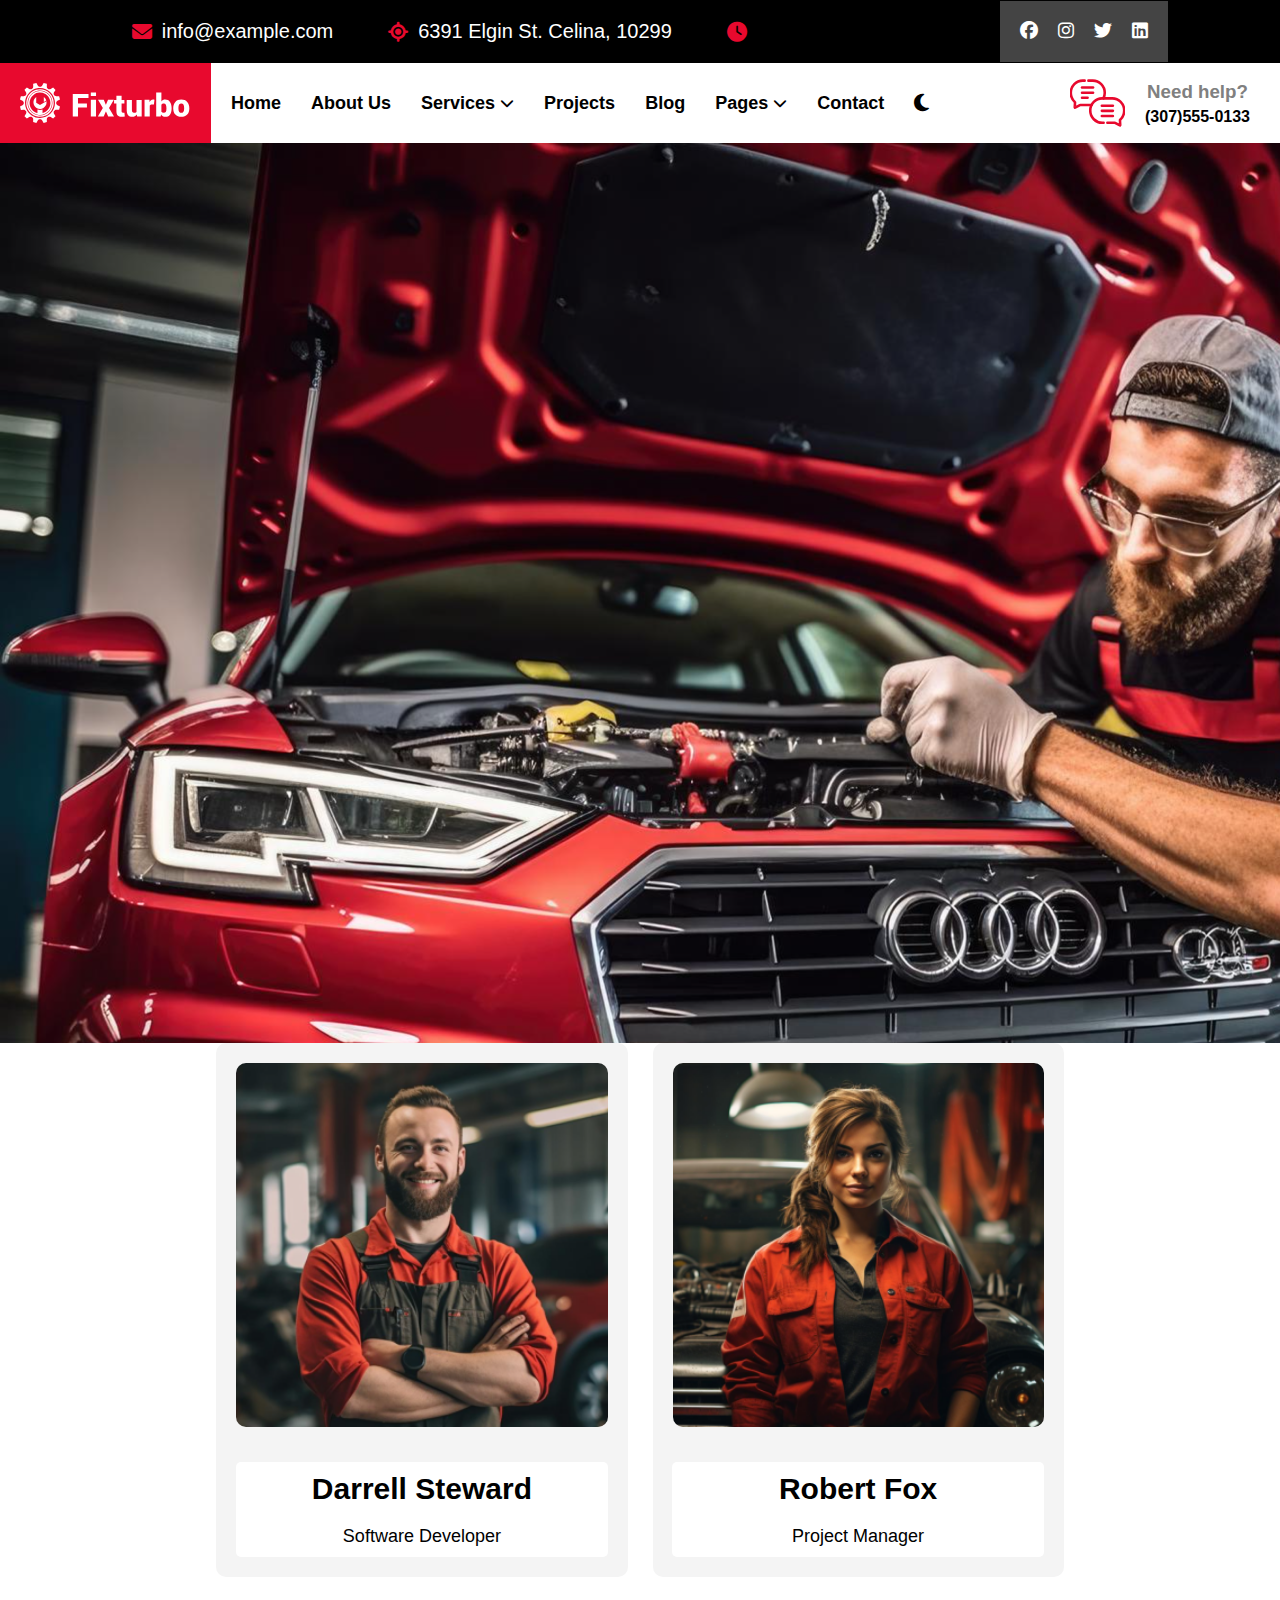
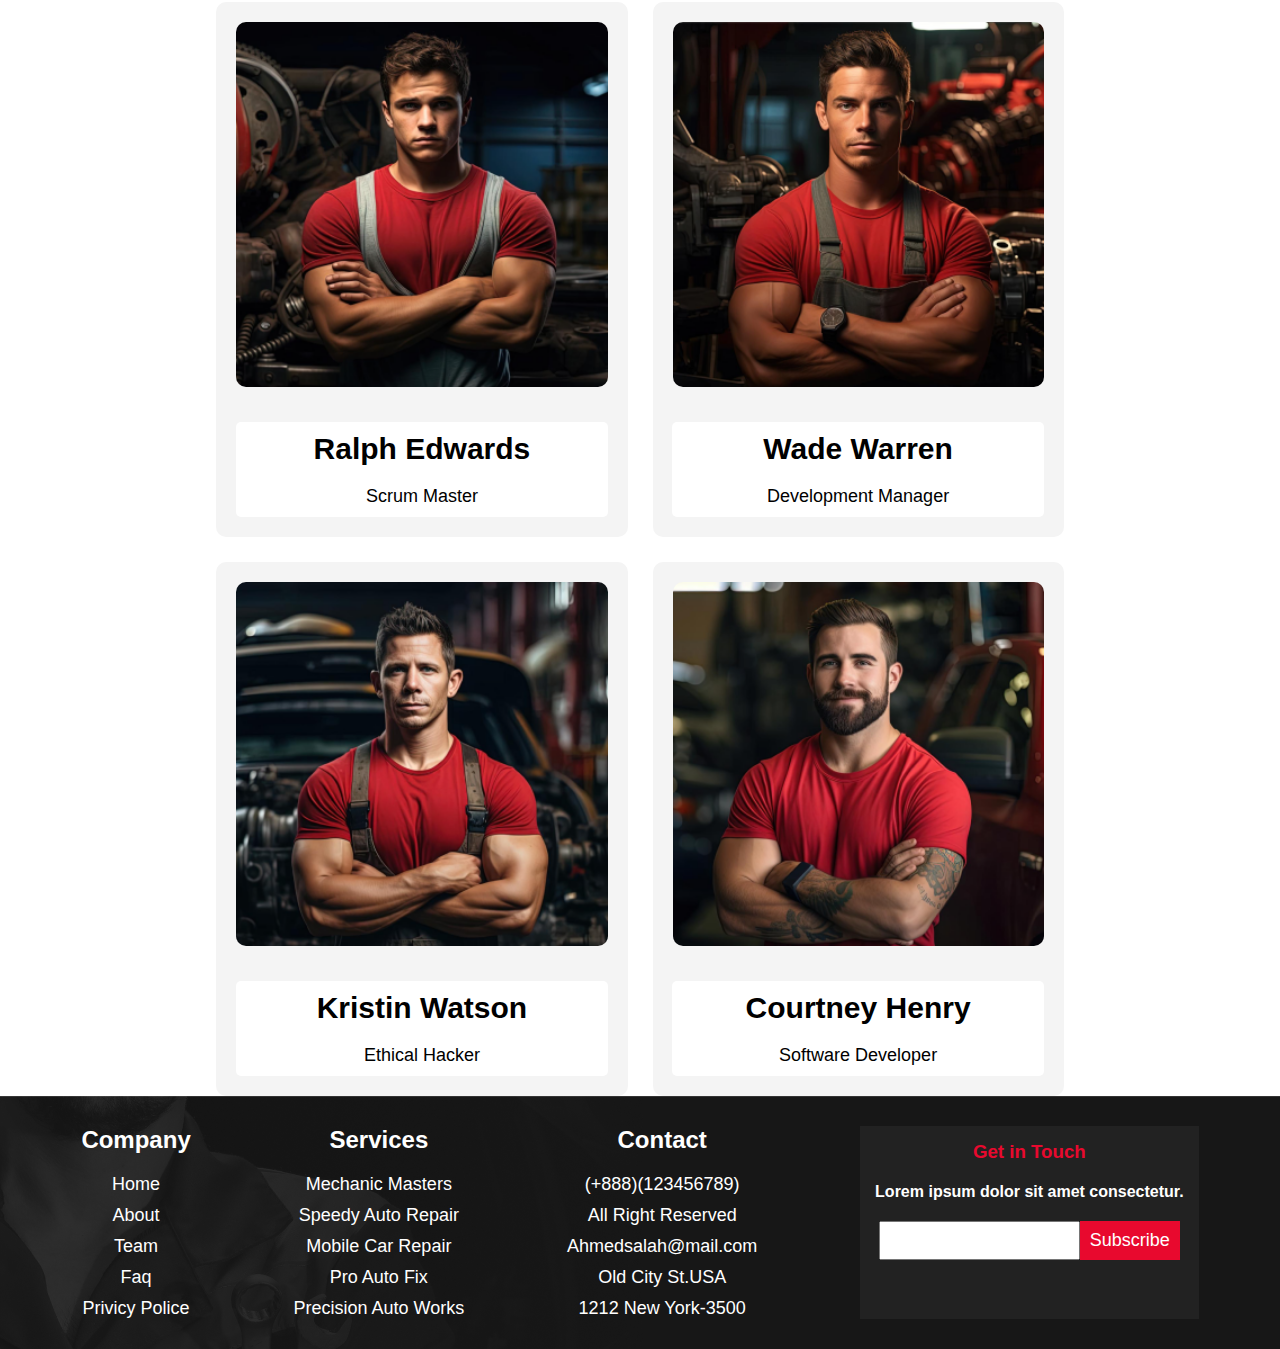
<file: teampages.html>
<!DOCTYPE html>
<html lang="en">
<head>
    <meta charset="UTF-8">
    <meta name="viewport" content="width=device-width, initial-scale=1.0">
    <title>Fixturbo</title>
    <link rel="stylesheet" href="style.css">
    <link rel="preconnect" href="https://fonts.googleapis.com">
    <link rel="stylesheet" href="https://cdnjs.cloudflare.com/ajax/libs/font-awesome/6.5.2/css/all.min.css">
    <link rel="shortcut icon" href="./imgs/favicons/favicon.png" type="image/x-icon">
</head>
<body>
 <!-- toolbar -->
<section class="toolbar">
    <div class="toolbarleft">
        <div>
            <i class="fa-solid fa-envelope"></i>
            <p>info@example.com</p>
        </div>
        <div>
            <i class="fa-solid fa-location-crosshairs"></i>
            <p>6391 Elgin St. Celina, 10299</p>
        </div>
        <div>
            <i class="fa-solid fa-clock"></i>
            <p class="clock"></p>
        </div>
    </div>
    <div class="toolbarright">
        <ul>
      <li><a href="#"><i class="fa-brands fa-facebook"></i></a></li>
      <li><a href="#"><i class="fa-brands fa-instagram"></i></a></li>
      <li><a href="#"><i class="fa-brands fa-twitter"></i></a></li>
      <li><a href="#"><i class="fa-brands fa-linkedin"></i></a></li>
        </ul>
    </div>
</section>
<!-- navbar -->
<nav>
    <div class="nav-left">
        <img src="./imgs/logo-white.svg" alt="">
        <div class="nav-middle">
            <ul>
           <li><a href="./index.html">Home</a></li>
           <li><a href="#">About Us</a></li>
           <div class="services-nav">
            <li><a href="#">Services<i class="fa-solid fa-chevron-down"></i></a></li>
            <div class="services-menu">
                <a href="./services.html">Services</a>
                <a href="./SERVICESDETAILS.HTML">Services Details </a>
            </div>
           </div>
           <li><a href="#">Projects</a></li>
           <li><a href="#">Blog</a></li>
           <div class="pags-nav">
            <li><a href="#">Pages<i class="fa-solid fa-chevron-down"></i></a></li>
            <div class="pags-menu">
                <a href="./teampages.html">Team Page</a>
                <a href="./rtl.html">RTL Page</a>
            </div>
           </div>
           <li><a href="./contact.html">Contact</a></li>
           <li>
            <i class="fa-solid fa-moon" id="dark-mood"></i>
            <i class="fa-solid fa-sun" id="light-mood"></i>
        </li>
            </ul>
        
        </div>
    </div>
    <i class="fa-solid fa-bars menu"></i>

    <div class="nav-right">
        <img src="./imgs/icon/chat.svg" alt="">
        <div>
            <h3>Need help?</h3>
            <h4>(307)555-0133</h4>
        </div>

    </div>
</nav>
<!-- Header -->
<header class="team-header">
 
</header>
<!-- btn-up -->
    <button class="btn-up"><i class="fa-solid fa-arrow-up"></i></button>

<!--team page -->
<section id="team-page" class="container">
    <div class="team-content">
        <div class="team-child">
            <img src="imgs/team/team-1-1.png" alt="img">
            <div>
                <a href="#"><h2>Darrell Steward</h2></a>
                <h6>Software Developer</h6>
            </div>
        </div>
        <div class="team-child">
            <img src="imgs/team/team-1-2.png" alt="img">
            <div>
                <a href="#"><h2>Robert Fox</h2></a>
                <h6>Project Manager</h6>
            </div>
        </div>
        <div class="team-child">
            <img src="imgs/team/team-1-3.png" alt="img">
            <div>
                <a href="#"><h2>Ralph Edwards</h2></a>
                <h6>Scrum Master</h6>
            </div>
        </div>
        <div class="team-child">
            <img src="imgs/team/team-1-4.png" alt="img">
            <div>
                <a href="#"><h2>Wade Warren</h2></a>
                <h6>Development Manager</h6>
            </div>
        </div>
        <div class="team-child">
            <img src="imgs/team/team-1-5.png" alt="img">
            <div>
                <a href="#"><h2>Kristin Watson</h2></a>
                <h6>Ethical Hacker</h6>
            </div>
        </div>
        <div class="team-child">
            <img src="imgs/team/team-1-6.png" alt="img">
            <div>
                <a href="#"><h2>Courtney Henry</h2></a>
                <h6>Software Developer</h6>
            </div>
        </div>
    </div>
</section>

    <!-- footer -->
<section class="footer">
    <footer>
        <div>
            <h2>Company</h2>
            <ul>
                <li><a href="#">Home</a></li>
                <li><a href="#">About</a></li>
                <li><a href="#">Team</a></li>
                <li><a href="#">Faq</a></li>
                <li><a href="#">Privicy Police</a></li>
            </ul>
        </div>
        <div>
            <h2>Services</h2>
            <ul>
                <li><a href="#">Mechanic Masters</a></li>
                <li><a href="#">Speedy Auto Repair</a></li>
                <li><a href="#">Mobile Car Repair</a></li>
                <li><a href="#">Pro Auto Fix</a></li>
                <li><a href="#">Precision Auto Works</a></li>
            </ul>
        </div>
        <div>
            <h2>Contact</h2>
            <ul>
                <li><a href="#">(+888)(123456789)</a></li>
                <li><a href="#">All Right Reserved</a></li>
                <li><a href="#">Ahmedsalah@mail.com</a></li>
                <li><a href="#">Old City St.USA</a></li>
                <li><a href="#">1212 New York-3500</a></li>
            </ul>
        </div>
        <div class="footer-contact">
          <h3>Get in Touch</h3>  
          <h4>Lorem ipsum dolor sit amet consectetur.</h4>
          <div class="search-footer">
            <input type="text">
            <button>Subscribe</button>
          </div>
        </div>
    </footer>
</section>
<script src="./jquery-3.7.1.min.js"></script>
<script src="./main.js"></script>
</body>
</html>
</file>
<file: style.css>
*{
    margin: 0;
    padding: 0; 
    scroll-behavior: smooth;

}
body{
    font-family: "Tajawal", sans-serif;
overflow-x: hidden;
}
    
:root{
    --main-color:#e8092e;
}
a{
    text-decoration: none;
}
.containar{
    width: 90%;
    margin: 100px auto;
}
.title{
    text-align: center;
}
.title h4{
    color: var(--main-color);
}
.title h2{
    font-size: 40px; 
    margin:  15px 0 20px 0;

}
.title h2 span{
    display: block;
}
.toolbar{
    display: flex;
    align-items: center;
    justify-content: space-around;
    background: #000;
}
.toolbarleft{
    display: flex;
    align-items: center;
    justify-content: center;
    gap: 15px;
    color: white
}
.toolbarleft div{
    display: flex;
    align-items: center;
    gap: 10px;
    font-size: 20px;
    padding: 20px;
}
.toolbarleft div i{
color: var(--main-color);
}
.toolbarleft div p{
    transition: .5s;
    cursor: pointer;
}
.toolbarleft div p:hover{
    color: var(--main-color);
}
.toolbarright ul{
    display: flex;
    align-items: center;
    gap: 20px;
    list-style: none;
    background: #444;
    padding: 20px;
}
.toolbarright ul li a{
    color: #fff;
    font-size: 18px;
    transition: .5s;
}
.toolbarright ul li a:hover{
    color: var(--main-color);
}
nav{
    display: flex;
    align-items: center;
    justify-content: space-between;
    /* padding: 20px; */
    position: sticky;
    top: 0;
    z-index: 100;
    background-color: #fff;
}
.nav-left{
    display: flex;
    align-items: center;
    gap: 20px;
}
.nav-left img{
    background-color: var(--main-color);
    padding: 20px;
}
.nav-middle ul{
    display: flex;
    align-items: center;
    gap: 30px;
    list-style: none;
}
.nav-middle ul a{
    color: #000;
    font-weight: bold;
    font-size: 18px;
    display: flex;
gap: 5px;
align-items: center;
}
.nav-middle ul a i{
font-size: 14px;
}
.nav-right{
    display: flex;
    align-items: center;
    gap: 20px;
    text-align: center;
}
.nav-right h3{
    color: gray;
    margin-bottom: 5px;
}
.nav-right{
    margin-right: 30px;
}
.services-nav{
    position: relative;
}
.services-menu{
    position: absolute;
    top: 30px;
    background-color: #fff;
    text-align: center;
    left: -20px;
    padding: 20px;
    display: none;
}
.services-menu a{
    display: block;
    margin-top: 10px;
    text-align: center;
    transition: 0.5s; 
    padding: 10px;
}
.services-menu a:hover{
    background-color: #e8092e;
    color: #fff;
    border-radius: 5px;
}
/*  */
.pags-nav{
    position: relative;
}
.pags-menu{
    position: absolute;
    top: 30px;
    background-color: #fff;
    text-align: center;
    left: -20px;
    padding: 20px;
    display: none;
}
.pags-menu a{
    display: inline-block;
    margin-top: 10px;
    text-align: center;
    transition: 0.5s; 
    padding: 10px;
}
.pags-menu a:hover{
    background-color: #e8092e;
    color: #fff;
    border-radius: 5px;
}

/* header */
header{
    background-image: url(imgs/hero/hero_bg_1_1.png);
height: 100vh;
display: flex;
align-items: center;
justify-content: center;
gap: 20px;
}
.header-right>*{
    margin-bottom: 20px;
    color: #fff;
}
.header-right h2{
font-size: 40px;
}
.header-right h2 span{
    display: block;
}
.header-right .buttons{
    display: flex;
    gap: 20px;
    align-items: center;
}
.h-learn{
    padding:20px 15px;
    background-color: var(--main-color);
    border: none;
    color: #fff;
    cursor: pointer;
    font-size: 20px;
    border-radius: 10px;
    font-weight: bold;
    transition: .5s;
}
.h-learn:hover{
    background-color: #fff;
    color: var(--main-color);
}
.h-ser{
    padding:20px 15px;
    background-color: transparent;
    border: 1px solid white;
    color: #fff;
    cursor: pointer;
    font-size: 20px;
    border-radius: 10px;
    font-weight: bold;
    transition: .5s;
}
.h-ser:hover{
        background-color: #fff;
        color: var(--main-color);
}
/* btn-up */
.btn-up{
    position: fixed;
    bottom: 20px;
    right: 20px;
    z-index: 1000;
    padding: 10px;
    border: none;
    border-radius: 50%;
    width: 40px;
    background-color: transparent;
    color: #e8092e;
    border: 3px solid #e8092e;
    font-size: 22px;
    transition: 0.5s;
    cursor: pointer; 
    font-weight: bold;
    display: none;   
}
.btn-up:hover{
    background-color: #e8092e;
    color: #fff;
}

/* about */
.about{
    display: flex;
    align-items: center;
    justify-content: center;
    gap: 20px;
}
.about img{
    width: 350px;
}
.about-one{
    margin-left: 150px;
    position: relative;
    top: 50px;
    border-radius: 10px;
    border: 5px solid white;
}
.about-right h3{
color: var(--main-color);
}
.about-right h2{
    font-size: 40px;
}
.about-right p{
    font-size: 18px;
    color: #808080;
    line-height: 1.5;
}
.about-right div {
font-size: 20px;
font-weight: bold;
}
.about-right div i{
    margin: 5px 0 20px ;
}
.about-right a{
    display: block;
    margin-top: 20px;
    background-color: var(--main-color);
    padding: 20px;
    color: #fff;
    font-size: 18px;
    font-weight: bold;
    border: none;
    cursor: pointer;
    transition: .5s;
    width: max-content;
    border-radius: 10px;
}
.about-right a:hover{
    background-color: #fff;
    color: var(--main-color);
    border: 2px solid var(--main-color);
}
.serveices{
    background-color: #eee;
    padding: 30px;
}
.services-content{
    display: flex;
    align-items: center;
    justify-content: center;
    gap: 10px;
}
.service .service-imgone{
    width: 50px;
background:var(--main-color);
padding: 10px;
border-radius: 10px;
}
.service{
    width: 30%;
    background-color: #fff;
    padding: 20px;
    border-radius: 10px;    
}
.service img{
    width: 100%;

}
.service p{
    color: #444;
    margin-bottom: 20px;
    line-height: 1.5;
}
.service h2{
    font-size: 24px;
    font-weight: bold;
}
.service .btn{
    display: block;
    margin-top: 20px;
    background-color: var(--main-color);
    padding: 20px;
    color: #fff;
    font-size: 18px;
    font-weight: bold;
    border: none;
    cursor: pointer;
    transition: .5s;
    width: max-content;
    border-radius: 10px;
    margin:20px auto;
}
.marquee-content{
    display: flex;
    align-items: center;
    gap: 20px;

}
.marquee-content div{
    display: flex;
    align-items: center;
    gap: 10px;
    font-size: 50px;
    font-weight: bold;
}
/* banner1 */
.banner1{
    margin-top: 100px;
}
.banner1-top{
    background-color: #000;
    display: flex;
    align-items: center;
    gap: 7px;
    padding: 20px;
}
.banner1-down{
    height: 100vh;
    background-image: url(./imgs/normal/appointment-thumb-1-1.png);
    background-repeat: no-repeat;
    background-size: cover;
    position: relative;
}
.banner1-down form{
    background-color: var(--main-color);
    width: max-content;
    padding: 25px;
    border-radius: 10px;
    position: absolute;
    top: 100px;
    left: 30px;
    color: #fff;
}
.banner1-down form >*{
    margin-bottom: 20px;
}
.banner1-down form input{
    padding: 10px;
    outline: none;
    background: transparent;
    border: none;
    border: 1px solid #fff;
    color: #fff;
    width: 140px;
}
.banner1-down form div{
    display: flex;
    gap: 50px;
}
.banner1-down form input::placeholder{
    color: #fff;
}
.banner1-down form select{
    padding: 10px;
    outline: none;
    background: transparent;
    border: none;
    border: 1px solid #fff;
    color: #fff;
    width: 162px;
}
.banner1-down form textarea{
    padding: 10px;
    outline: none;
    background: transparent;
    border: none;
    border: 1px solid #fff;
    color: #fff;
}
.banner1-down form textarea::placeholder{
    color: #fff;
}
.banner1-down form select option{
    color: #000;
}
/* pricing */
.pricing-content{
  margin-top: 100px;   
  display: flex;
  gap: 20px; 
  flex-wrap: wrap;
}
.pricing{
    box-shadow: rgba(0, 0, 0, 0.35) 0px 5px 15px;
    padding: 20px;
    width: 44%;
    display: flex;
    justify-content: space-around;
}
.pricing-left >*{
margin-top: 20px;
}
.pricing-left img{
    background-color: var(--main-color);
    padding: 10px;
    border-radius: 10px;
}
.pricing-left h3{
    color: #444;
}
.pricing-right>*{
    margin-bottom: 20px;
}
.pricing-right i{
    margin-right: 10px;
}
/* blog */
.blog-content{
    display: flex;
    align-items: center;
    justify-content: center;
    gap: 20px;
    margin-top: 60px;
}
.blog-left{
   width: 45%;
   box-shadow: rgba(0, 0, 0, 0.35) 0px 5px 15px;
    padding: 20px;
}
.blog-left img{
    width: 100%;
    border-radius: 10px;

}
.blog-left>*{
    margin-bottom: 20px;
    /* text-align: center; */
}
.blog-icon{
    display: flex;
    justify-content: center;
}
.blog-icon i{
margin-right: 10px;
color:#e8092e ;
}
.blog-icon{
    font-weight: bold;
}
.blog-left a{
    display: block;
    margin-top: 20px;
    background-color: transparent;
    padding: 20px;
    color: #e8092e;
    font-size: 18px;
    font-weight: bold;
    border: none;
    border: 1px solid #e8092e;
    cursor: pointer;
    transition: .5s;
    width: max-content;
    border-radius: 10px;
    margin:20px auto;
}
.blog-left a:hover{
    background-color: #e8092e;
    color: #fff;
}
footer{
    background-image: url(./imgs/bg/footer-bg1-1.png);
    color: #fff;
    display: flex;
    justify-content: space-around;
    padding: 30px;
    text-align: center;
}
footer div h2{
margin-bottom: 20px;
}
footer div ul{
    list-style: none;
    display: flex;
    flex-direction: column;
    gap: 10px;
}
footer div ul a{
    color: #fff;
    font-size: 18px;
    transition: 0.5s;
}
footer div ul a:hover{
    color: #e8092e;
}
.footer-contact{
    background-color: #222;
    padding: 15px;
}
.footer-contact>*{
    margin-bottom: 20px;
}
.footer-contact h3{
    color: #e8092e;
}
.search-footer{
    display: flex;
    justify-content: center;
}
.search-footer input{
    padding: 10px;
    outline: none;
} 
.search-footer button{
    border: none;
    font-size: 18px; 
    cursor: pointer;
    width: 100px;
    background-color: #e8092e;
    color: #fff;   
}

/* ser-header */
.ser-header{
    background-image: url(./imgs/hero/hero_bg_3_1.png);
    background-size: cover;
}
 /* pages */
.services-menu.click{
    display: block;}
/* servicesDetails */
.servicesDetails-header{
    background-image: url(imgs/hero/hero_bg_3_2.png);
    background-size: cover;
}
#servicesDetails{
    width: 81%;
    display: flex;
    justify-content: center;
    gap: 40px;
}
.servicesDetails-left{
    width: 100%;
    display: flex;
    flex-direction: column;
    gap: 50px;
}
.left-up{
    background-color: #F4F4F4;
    padding: 20px;
    border-radius: 10px;
    display: flex;
    flex-direction: column;
    gap: 15px;
}
.left-up h2{
    font-size: 35px;
}
.left-up div{
    background-color: white;
    padding: 10px;
    border-radius: 5px;
}
.left-up div i{
    color: var(--main-color);
    margin-right: 3px;
    font-size: 13px;
}
.left-up div span{
    font-size: 17px;
    color: black;
    transition: 0.5s;
}
.left-up div span:hover{
    color: var(--main-color);
}
.left-down{
    background-color: #F4F4F4;
    padding: 20px;
    border-radius: 10px;
}
.left-down-content{
    background-color: white;
    padding: 15px;
    text-align: center;
    display: flex;
    flex-direction: column;
    gap: 15px;
    border-radius: 10px;
}
.left-down-content h2{
    font-size: 35px;
}
.left-down-content p{
    font-size: 18px;
}
.left-down-content i{
    background-color: var(--main-color);
    padding: 20px;
    width: max-content;
    margin: auto;
    color: white;
    border-radius: 50%;
    font-size: 25px;
}
.left-down-content h5{
    font-size: 18px;
}
.left-down-content h3{
    font-size: 23px;
    cursor: pointer;
}
.servicesDetails-right{
    display: flex;
    flex-direction: column;
    gap: 25px;
}
.servicesDetails-right img{
    border-radius: 10px;
}
.servicesDetails-right h1{
    font-size: 35px;
}
.servicesDetails-right p{
    font-size: 18px;
}
.servicesDetails-right h2{
    font-size: 30px;
}
.servicesDetails-right div{
    display: flex;
    align-items: center;
    justify-content: space-between;
}
/* teamPage */
.team-header{
    background-image: url(imgs/hero/hero_bg_2_1.png);
    background-size: cover;
}
.team-content{
    display: flex;
    justify-content: center;
    gap: 25px;
    align-items: center;
    flex-wrap: wrap;
}
.team-child{
    width: 29%;
    background-color: #F4F4F4;
    padding: 20px;
    display: flex;
    flex-direction: column;
    align-items: center;
    gap: 35px;
    border-radius: 10px;
    transition: 0.5s;
}
.team-child:hover{
    box-shadow: rgba(0, 0, 0, 0.35) 0px -50px 36px -28px inset;
}
.team-child img{
    width: 100%;
    border-radius: 10px;
}
.team-child div{
    background-color: white;
    width: 95%;
    padding: 10px;
    text-align: center;
    border-radius: 5px;
    display: flex;
    flex-direction: column;
    gap: 20px;
}
.team-child div a{
    color: black;
    text-decoration: none;
    font-size: 20px;
    transition: 0.5s;
}
.team-child div a:hover{
    color: var(--main-color);
}
.team-child div h6{
    font-size: 18px;
    font-weight: normal;
}
/* contact */
.contact-header{
    background-image: url(imgs/intro/bg-2.png);
    background-size: cover;
}
.con-content{
    display: flex;
    justify-content: center;
    gap: 50px;
}
.con-left{
    width: 50%;
}
.con-left iframe{
    width: 100%;
}
.con-right{
    width: 50%;
}
.con-right form{
    display: flex;
    flex-direction: column;
    gap: 20px;
}
.con-right form input , .con-right form textarea{
    padding: 10px;
    outline: none;
}
/* dark mood */

.body{
    background-color: black;
}
.body .titel h1{
    color: white;
}

/* toolbar */
.body .toolbar{
    background-color: white;
}
.body .toolbarleft{
    color: black;
}
.body .toolbarright ul li a{
    color: black;
}
.body .toolbarright ul li a:hover{
    color: var(--main-color);
}
.body .toolbarright ul{
    background-color: #eee;
}
/* nav */
.body nav{
    background-color: black;
}
.body .nav-middle a{
    color: white;
    transition: 0.5s;
}

.body .nav-middle #dark-mood , .body .nav-middle #light-mood{
    color: white;
    font-size: 20px;
    cursor: pointer;
}
.nav-middle #dark-mood ,  .nav-middle #light-mood{
    color: black;
    font-size: 20px;
    cursor: pointer;
}
.nav-middle #dark-mood{
    animation: moon 3s infinite 2s  ;
}
.nav-middle #dark-mood:hover{
    animation-play-state: paused;
}
@keyframes moon{
    100%{
        rotate: 360deg;
    }
}
.nav-middle #light-mood{
    animation: moon 3s infinite 2s ;
}
.nav-middle #light-mood:hover{
    animation-play-state: paused;
}
@keyframes sun{
    100%{
        rotate: 360deg;
    }
}
.nav-middle #light-mood{
    display: none;
}
.body .nav-middle #dark-mood{
    display: none;
}
.body .nav-middle #light-mood{
    display: block;
}
.body .nav-middle a:hover{
    color: var(--main-color);
}
.body .nav-right h3{
    color: #444;
}
.body .nav-right h4{
    color: white;
}
.body .services-menu{
    background-color: black;
}
.body .pags-menu{
    background-color: black;
}
/* about us */
.body .about-right h2{
    color: white;
}
.body .about-right i , .body .about-right span , .body .about-right p{
    color: white;
}
/* services */
.body .serveices{
    background-color: #151515;
}
.body .service{
    background-color: black;
}
.body .service h2{
    color: white;
}
.body .marquee-content{
    color: white;
}
.body .title h2{
    color: #fff;
}
/* pricing */
.body .pircing{
    background-color:#151515;
    box-shadow: rgba(0, 0, 0, 0.5) 0px 0px 5px 0px, rgba(0, 0, 0, 0.5) 0px 0px 1px 0px;
    color: white;
}
/* blog */
.body .blog{
    background-color: #151515;
    box-shadow: rgba(0, 0, 0, 0.5) 0px 0px 5px 0px, rgba(0, 0, 0, 0.5) 0px 0px 1px 0px;
    color: white;
}
.body .blog-child a{
    color: white;
}
/* servicesDetails */
.body .left-up{
    background-color: #151515;
    color: white;
}
.body .left-up div{
    background-color: #444;
}

.body .left-up div a{
    text-decoration: none;
}
.body .left-up div a span{
    color: white;
}
.body .left-up div span:hover{
    color: var(--main-color);
}
.body .left-down{
    background-color: #151515;
    color: white;
}
.body .left-down-content{
    background-color: #444;
}
.body .servicesDetails-right{
   color: white;
}
/* team page */
.body .team-child{
    background-color: #151515;
}
.body .team-child div{
    background-color: #444;
    color: white;
}
.team-child:hover{
    box-shadow: rgba(0, 0, 0, 0.4) 0px -50px 36px -28px inset;
    cursor: pointer;
}
.body .team-child div a{
    color: white;
}
.body .team-child div a:hover{
    color: var(--main-color);
}
/* contact */
.body .con-right form input , .body .con-right form textarea{
    background-color: #151515;
    color: white;
    outline: none;
    border: 1.5px solid #444;
}
/* dark mood */

.body{
    background-color: black;
}
.body .titel h1{
    color: white;
}

/* toolbar */
.body #toolbar{
    background-color: white;
}
.body .toolbar-left{
    color: black;
}
.body .toolbar-right ul li a{
    color: black;
}
.body .toolbar-right ul li a:hover{
    color: var(--main-color);
}
.body .toolbar-right ul{
    background-color: #eee;
}
/* nav */
.body nav{
    background-color: black;
}
.body .nav-mid a{
    color: white;
    transition: 0.5s;
}

.body .nav-mid #dark-mood , .body .nav-mid #light-mood{
    color: white;
    font-size: 20px;
    cursor: pointer;
}
.nav-mid #dark-mood ,  .nav-mid #light-mood{
    color: black;
    font-size: 20px;
    cursor: pointer;
}
.nav-mid #dark-mood{
    animation: moon 3s infinite 2s  ;
}
.nav-mid #dark-mood:hover{
    animation-play-state: paused;
}
/* @keyframes moon{
    100%{
        rotate: 360deg;
    }
}
.nav-mid #light-mood{
    animation: moon 3s infinite 2s ;
}
.nav-mid #light-mood:hover{
    animation-play-state: paused;
} */
@keyframes sun{
    100%{
        rotate: 360deg;
    }
}
.nav-mid #light-mood{
    display: none;
}
.body .nav-mid #dark-mood{
    display: none;
}
.body .nav-mid #light-mood{
    display: block;
}
.body .nav-mid a:hover{
    color: var(--main-color);
}
.body .nav-right h3{
    color: #444;
}
.body .nav-right h4{
    color: white;
}
.body .services-menu{
    background-color: black;
}
.body .pages-menu{
    background-color: black;
}
/* about us */
.body .about-right h1{
    color: white;
}
.body .about-right i , .body .about-right span , .body .about-right p{
    color: white;
}
/* services */
.body #services{
    background-color: #151515;
}
.body .services-child{
    background-color: black;
}
.body .services-child h2{
    color: white;
}
.body .marquee-boss div h1{
    color: white;
}
/* pricing */
.body .pricing-child{
    background-color:#151515;
    box-shadow: rgba(0, 0, 0, 0.5) 0px 0px 5px 0px, rgba(0, 0, 0, 0.5) 0px 0px 1px 0px;
    color: white;
}
/* blog */
.body .blog-child{
    background-color: #151515;
    box-shadow: rgba(0, 0, 0, 0.5) 0px 0px 5px 0px, rgba(0, 0, 0, 0.5) 0px 0px 1px 0px;
    color: white;
}
.body .blog-child a{
    color: white;
}
/* servicesDetails */
.body .left-up{
    background-color: #151515;
    color: white;
}
.body .left-up div{
    background-color: #444;
}

.body .left-up div a{
    text-decoration: none;
}
.body .left-up div a span{
    color: white;
}
.body .left-up div span:hover{
    color: var(--main-color);
}
.body .left-down{
    background-color: #151515;
    color: white;
}
.body .left-down-content{
    background-color: #444;
}
.body .servicesDetails-right{
   color: white;
}
/* team page */
.body .team-child{
    background-color: #151515;
}
.body .team-child div{
    background-color: #444;
    color: white;
}
.team-child:hover{
    box-shadow: rgba(0, 0, 0, 0.9) 0px -50px 36px -28px inset;
}
.body .team-child div a{
    color: white;
}
.body .team-child div a:hover{
    color: var(--main-color);
}
/* contact */
.body .con-right form input , .body .con-right form textarea{
    background-color: #151515;
    color: white;
    outline: none;
    border: 1.5px solid #444;
}
 nav .menu{
display: none;
font-size: 25px;
cursor: pointer;
}
@media screen and (max-width : 480px) {
    .toolbar{
        /* display: none; */
        flex-direction: column;
        gap: 20px;   
        padding: 20px;   
    }
    .toolbarleft{
        flex-direction: column;
        gap: 20px;
        align-items: center;
    }
    .toolbarleft ul{
        display: none;
    }
    .toolbarright{
        display: none;
    }
    /* navbar */
    nav .menu{
        display: block;
        margin-right: 30px;
    }
    nav{
        padding: 10px;
        position: relative;
    }
    .nav-middle ul{
        position: absolute;
        top: 100px;
        right: 0;
        display: flex;
        flex-direction: column;
        gap: 20px;
        background-color: #ccc;
        width: 300px;
        padding: 20px;
        right: -350px;
        transition: 1s;
        
    }
    .nav-middle ul.open{
        display: flex;
        right: 0;
    }
    .nav-right{
        display: none;
    }
    header{
        display: none;
    } 
    .header-left{
        display: none;
    }
    .about{
        flex-direction: column;
        text-align: center;
    }
    .about img{
        max-width: 100%;
        margin: auto;
        display: block;
    }
    .services-content{
        flex-direction: column;
    }
    .service{
        width: 100%;
    }
    .banner1-down{
       width: 80%;
       margin: auto;
       display: block;
       left: 0px;
    }
    .banner1{
    display: none;
    }
    .banner1-down form{
        display: none;
    }
    .pricing-content{
        flex-direction: column;
        gap: 20px;
    }
    .pricing{
        width: 90%;
    }
    .blog-content{
        display: flex;
        flex-direction: column;
    }
    .blog-left{
        width: 90%;
    }
    footer{
        flex-direction: column;
        gap: 30px;
    }
}

/*  */
@media screen and (min-width : 481px) and (max-width : 768px) {
    /* .toolbar{
        display: none;
        flex-direction: column;
        gap: 20px;   
        padding: 20px;   
    }
    .toolbarleft{
        flex-direction: column;
        gap: 20px;
        align-items: center;
    }
    .toolbarleft ul{
        display: none;
    }
    .toolbarright{
        display: none;
    } */
    /* navbar */
    nav .menu{
        display: block;
        margin-right: 30px;
    }
    nav{
        padding: 10px;
        position: relative;
    }
    .nav-middle ul{
        position: absolute;
        top: 100px;
        right: 0;
        display: flex;
        flex-direction: column;
        gap: 20px;
        background-color: #ccc;
        width: 300px;
        padding: 20px;
        right: -350px;
        transition: 1s;
        
    }
    .nav-middle ul.open{
        display: flex;
        right: 0;
    }
    .nav-right{
        display: none;
    }
    header{
        display: none;
    } 
    .header-left{
        display: none;
    }
    .about{
        flex-direction: column;
        text-align: center;
    }
    .about img{
        max-width: 100%;
        margin: auto;
        display: block;
    }
    .services-content{
        flex-direction: column;
    }
    .service{
        width: 100%;
    }
    .banner1-down{
       width: 80%;
       margin: auto;
       display: block;
       left: 0px;
    }
    .banner1{
    display: none;
    }
    .banner1-down form{
        display: none;
    }
    .pricing-content{
        flex-direction: column;
        gap: 20px;
    }
    .pricing{
        width: 90%;
    }
    .blog-content{
        display: flex;
        flex-direction: column;
    }
    .blog-left{
        width: 90%;
    }
    footer{
        flex-direction: column;
        gap: 30px;
    }
}
</file>
